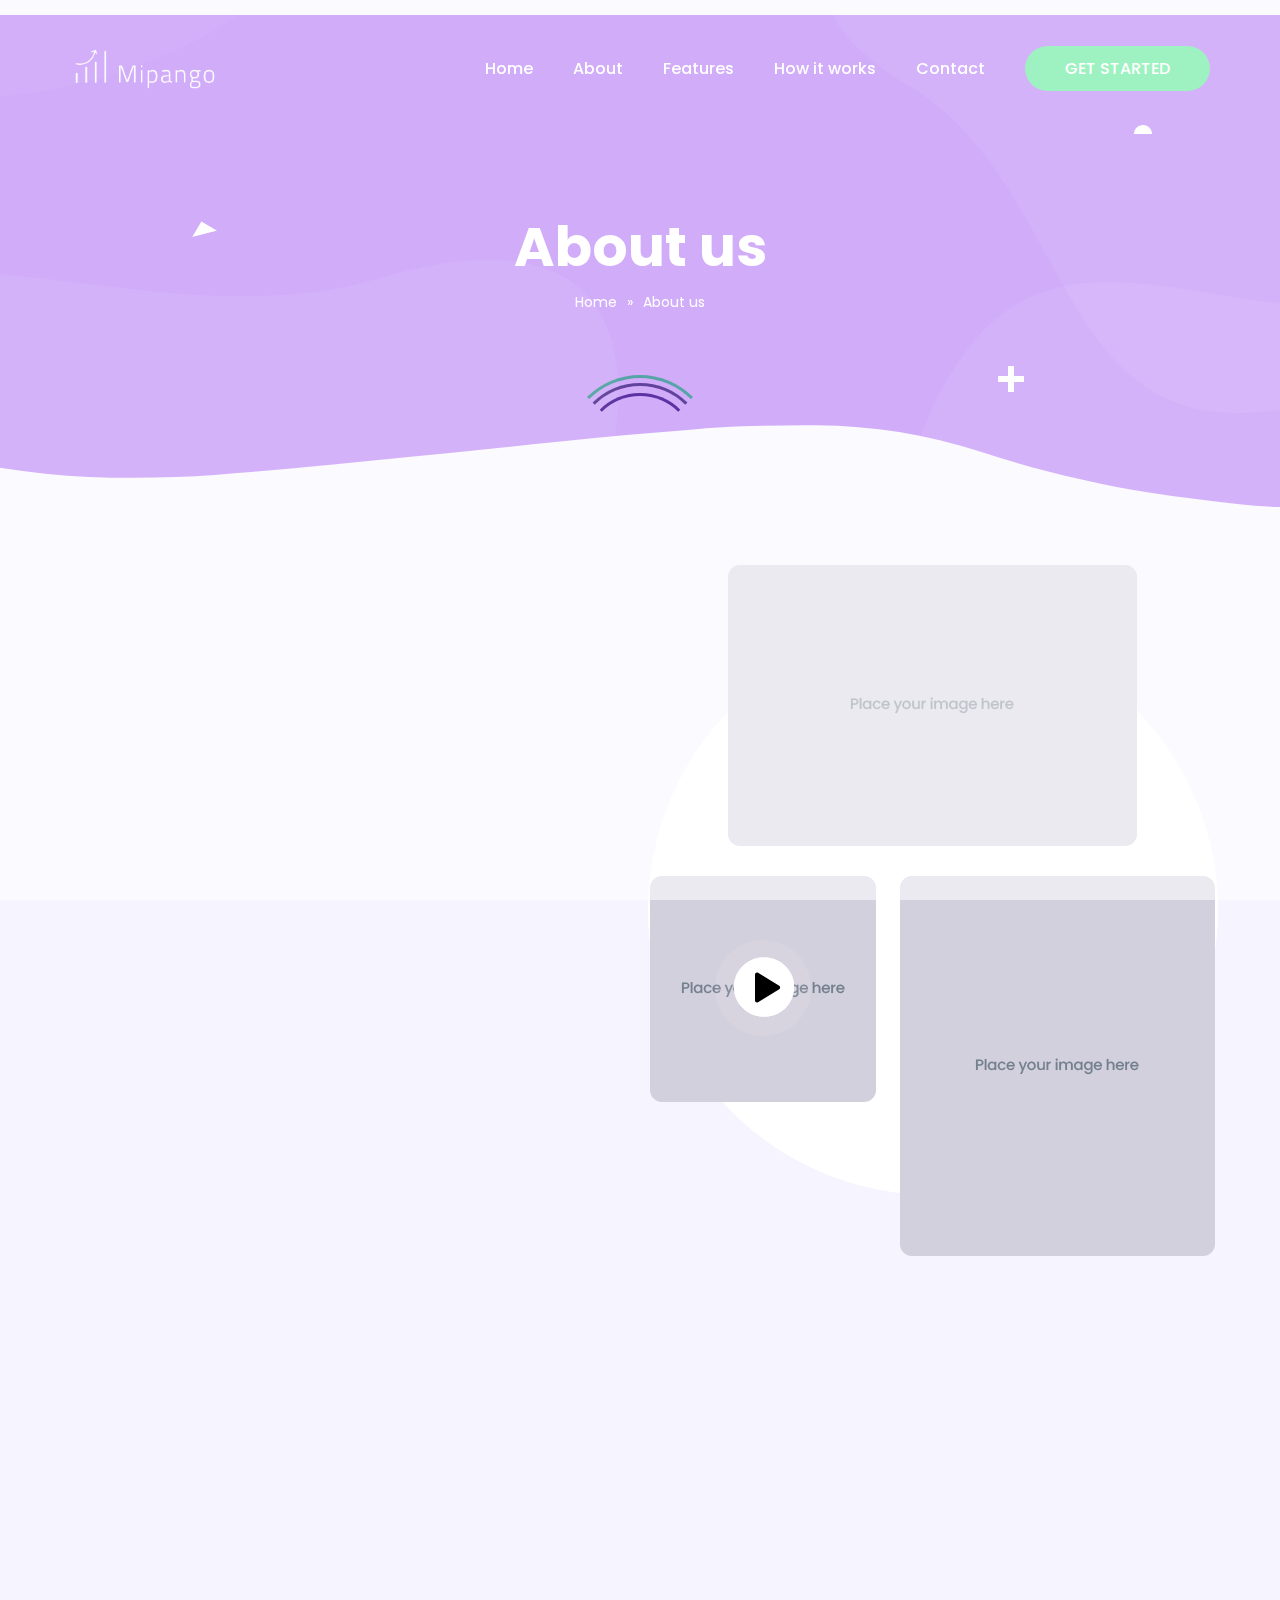
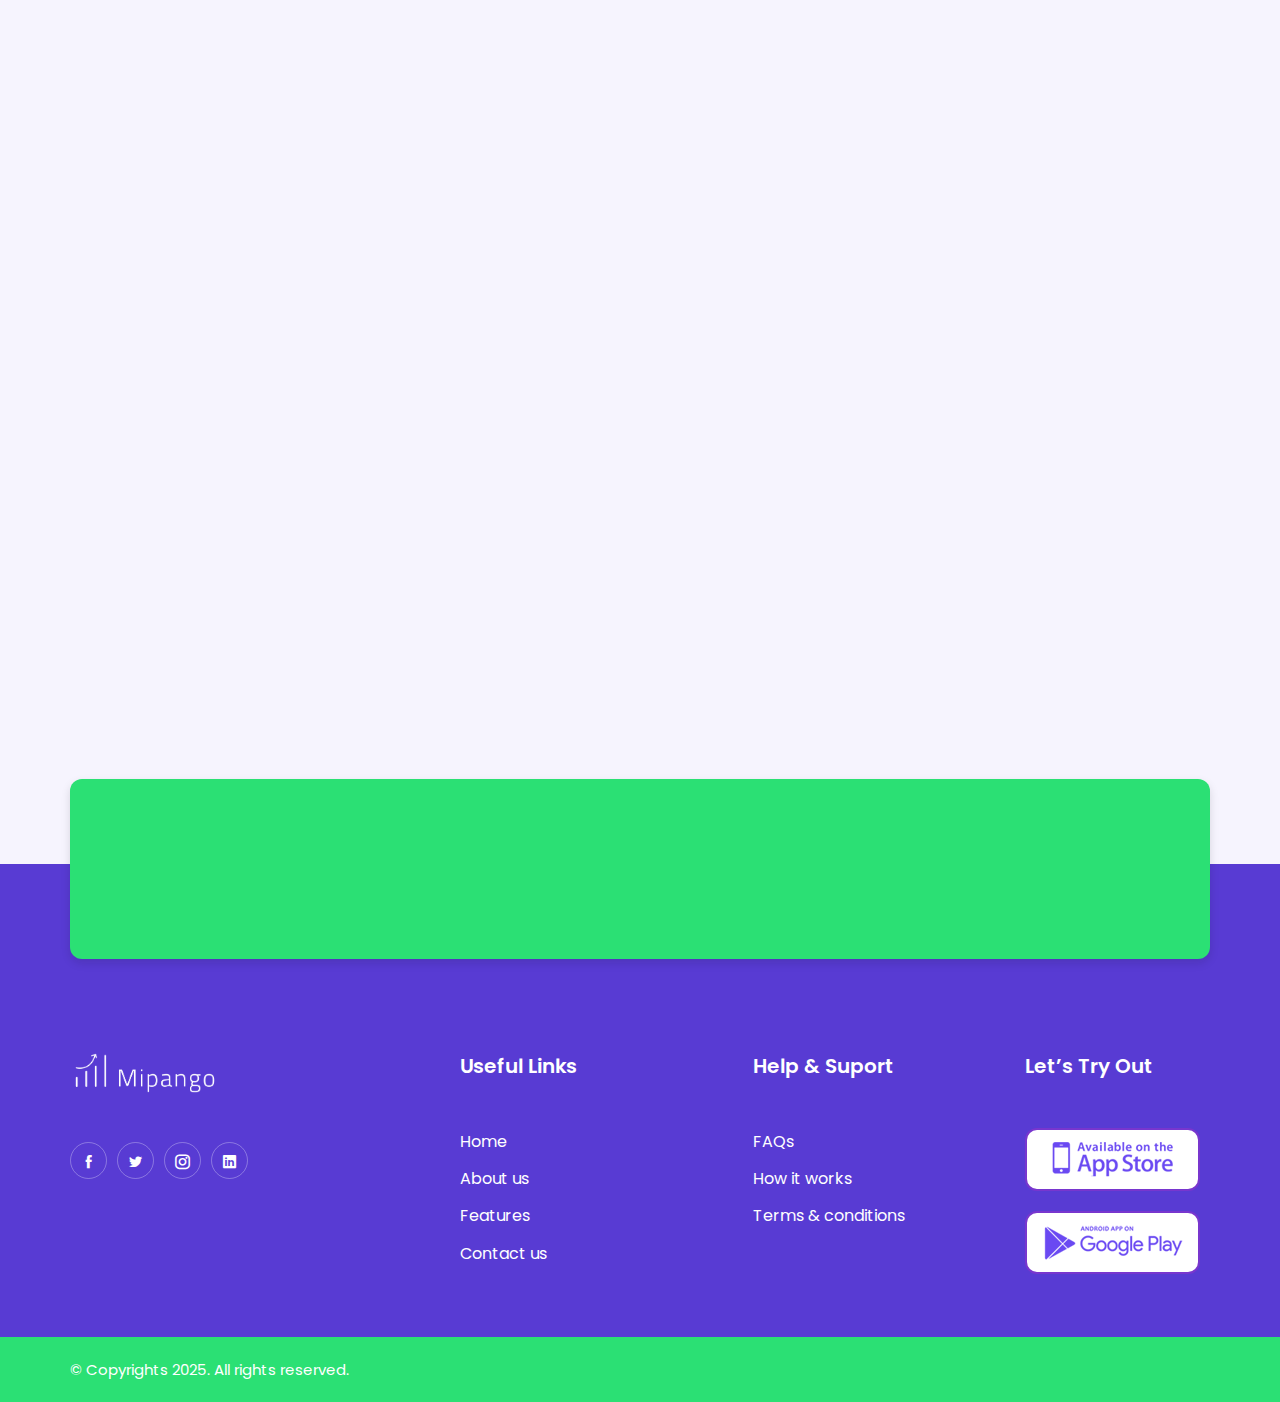
<file: about.html>
<!DOCTYPE html>
<html lang="en">

<head>

  <meta charset="UTF-8">
  <meta http-equiv="X-UA-Compatible" content="IE=edge">
  <meta name="viewport" content="width=device-width, initial-scale=1.0">
  <title>About Us</title>

  <!-- icofont-css-link -->
  <link rel="stylesheet" href="css/icofont.min.css">
  <!-- Owl-Carosal-Style-link -->
  <link rel="stylesheet" href="css/owl.carousel.min.css">
  <!-- Bootstrap-Style-link -->
  <link rel="stylesheet" href="css/bootstrap.min.css">
  <!-- Aos-Style-link -->
  <link rel="stylesheet" href="css/aos.css">
  <!-- Coustome-Style-link -->
  <link rel="stylesheet" href="css/style.css">
  <!-- Responsive-Style-link -->
  <link rel="stylesheet" href="css/responsive.css">
  <!-- Favicon -->
  <link rel="shortcut icon" href="images/favicon.png" type="image/x-icon">

</head>

<body>

  <!-- Page-wrapper-Start -->
  <div class="page_wrapper">

    <!-- Preloader -->
    <div id="preloader">
      <div id="loader"></div>
    </div>

    <!-- Header Start -->
    <header class="white_header">
      <!-- container start -->
      <div class="container">
        <!-- navigation bar -->
        <nav class="navbar navbar-expand-lg">
           <a class="navbar-brand" href="index.html">
            <img src="images/footer_logo.png" alt="image">
          </a>
          <button class="navbar-toggler" type="button" data-toggle="collapse" data-target="#navbarSupportedContent"
            aria-controls="navbarSupportedContent" aria-expanded="false" aria-label="Toggle navigation">
            <span class="navbar-toggler-icon">
              <!-- <i class="icofont-navigation-menu ico_menu"></i> -->
              <div class="toggle-wrap">
                <span class="toggle-bar"></span>
              </div>
            </span>
          </button>

          <div class="collapse navbar-collapse" id="navbarSupportedContent">
            <ul class="navbar-nav ml-auto">
              <li class="nav-item">
                <a class="nav-link" href="index.html">Home</a>
              </li>
              <li class="nav-item active">
                <a class="nav-link" href="about.html">About</a>
              </li>
              <li class="nav-item">
                <a class="nav-link" href="index.html#features">Features</a>
              </li>
              <li class="nav-item">
                <a class="nav-link" href="index.html#how_it_work">How it works</a>
              </li>
              
              
              <li class="nav-item">
                <a class="nav-link" href="contact.html">Contact</a>
              </li>
              <li class="nav-item">
                <a class="nav-link dark_btn" href="contact.html">GET STARTED</a>
              </li>
            </ul>
          </div>
        </nav>
        <!-- navigation end -->
      </div>
      <!-- container end -->
    </header>


    <!-- BredCrumb-Section -->
    <div class="bred_crumb">
      <div class="container">
        <!-- shape animation  -->
        <span class="banner_shape1"> <img src="images/banner-shape1.png" alt="image" > </span>
        <span class="banner_shape2"> <img src="images/banner-shape2.png" alt="image" > </span>
        <span class="banner_shape3"> <img src="images/banner-shape3.png" alt="image" > </span>

        <div class="bred_text">
          <h1>About us</h1>
          <ul>
            <li><a href="index.html">Home</a></li>
            <li><span>»</span></li>
            <li><a href="about.html">About us</a></li>
          </ul>
        </div>
      </div>
    </div>


    <!-- App-Solution-Section-Start -->
    <section class="row_am app_solution_section">
      <!-- container start -->
      <div class="container">
        <!-- row start -->
        <div class="row">
          <div class="col-lg-6">
            <!-- UI content -->
            <div class="app_text">
              <div class="section_title" data-aos="fade-up" data-aos-duration="1500" data-aos-delay="100">
                <h2><span>About Mipango Fintech Ltd</h2>
              </div>
              <p data-aos="fade-up" data-aos-duration="1500">
                Mipango Fintech Ltd, established in 2020, is a Tanzanian fintech company headquartered in Guinea 
                Avenue, Oysterbay, P.O. Box 33684, Dar es Salaam. The company owns the Mchezo trademark and operates 
                under approval from the Bank of Tanzania Sandbox.
              </p>
              <!-- <p data-aos="fade-up" data-aos-duration="1500">
                Standard dummy text ever since the when an unknown printer took a galley of type and scrambled it to
                make a type specien book. It has survived not only five centuries, but also the leap into electronic
                typesetting.
              </p> -->
            </div>
          </div>
          <div class="col-lg-6">
            <div class="app_images" data-aos="fade-in" data-aos-duration="1500">
              <ul>
                <li><img src="images/abt_01.png" alt=""></li>
                <li>
                  <a class="popup-youtube play-button"
                    data-url="https://www.youtube.com/embed/qVxUPt0mesM?autoplay=1&mute=1" data-toggle="modal"
                    data-target="#myModal" title="About Video">
                    <img src="images/abt_02.png" alt="">
                    <div class="waves-block">
                      <div class="waves wave-1"></div>
                      <div class="waves wave-2"></div>
                      <div class="waves wave-3"></div>
                    </div>
                    <span class="play_icon"><img src="images/play_black.png" alt="image"></span>
                  </a>
                </li>
                <li><img src="images/abt_03.png" alt=""></li>
              </ul>
            </div>
          </div>
        </div>
        <!-- row end -->
      </div>
      <!-- container end -->
    </section>
    <!-- App-Solution-Section-end -->


    <!-- Why we are section Start -->
    <!-- <section class="row_am why_we_section" data-aos="fade-in">
      <div class="why_inner">
        <div class="container">
          <div class="section_title" data-aos="fade-up" data-aos-duration="1500" data-aos-delay="100">
            <h2><span>Why we are different</span> from others!</h2>
            <p>Lorem Ipsum is simply dummy text of the printing and typese tting <br> indus orem Ipsum has beenthe standard
              dummy.</p>
          </div>
          <div class="row">
            <div class="col-md-6 col-lg-3">
              <div class="why_box" data-aos="fade-up" data-aos-duration="1500" data-aos-delay="100">
                <div class="icon">
                  <img src="images/secure.png" alt="image">
                </div>
                <div class="text">
                  <h3>Secure code</h3>
                  <p>Lorem Ipsum is simply dummy text of the printing and type
                    setting indus ideas.
                  </p>
                </div>
              </div>
            </div>
            <div class="col-md-6 col-lg-3">
              <div class="why_box" data-aos="fade-up" data-aos-duration="1500" data-aos-delay="200">
                <div class="icon">
                  <img src="images/abt_functional.png" alt="image">
                </div>
                <div class="text">
                  <h3>Fully functional</h3>
                  <p>Simply dummy text of the printing and typesetting indus lorem Ipsum is dummy.</p>
                </div>
              </div>
            </div>
            <div class="col-md-6 col-lg-3">
              <div class="why_box" data-aos="fade-up" data-aos-duration="1500" data-aos-delay="300">
                <div class="icon">
                  <img src="images/communication.png" alt="image">
                </div>
                <div class="text">
                  <h3>Best communication</h3>
                  <p>Lorem Ipsum is simply dummy text of the printing and type
                    setting indus ideas.
                  </p>
                </div>
              </div>
            </div>
            <div class="col-md-6 col-lg-3">
              <div class="why_box" data-aos="fade-up" data-aos-duration="1500" data-aos-delay="400">
                <div class="icon">
                  <img src="images/abt_support.png" alt="image">
                </div>
                <div class="text">
                  <h3>24-7 Support</h3>
                  <p>Simply dummy text of the printing and typesetting indus lorem Ipsum is dummy.</p>
                </div>
              </div>
            </div>
          </di>
        </div>
      </div>
    </section> -->




    <!--Experts Team Section Start  -->
    <section class="row_am experts_team_section">
      <div class="container">
        <div class="section_title" data-aos="fade-up" data-aos-duration="1500" data-aos-delay="100">
          <!-- h2 --> 
          <h2> Meet the <span> Team </span></h2>
          <!-- p -->
          <!-- <p>
            Lorem Ipsum is simply dummy text of the printing and typese tting <br> indus orem Ipsum has beenthe standard dummy.
          </p> -->
        </div>
        <div class="row">
          <div class="col-md-6 col-lg-3"  data-aos="fade-up" data-aos-duration="1500" data-aos-delay="100">
            <div class="experts_box">
              <img src="images/experts_01.png" alt="image">
              <div class="text">
                <h3>Lilian Makoi </h3>
                <span>Co-Founder & CEO</span>
                <ul class="social_media">
                  <li><a href="https://web.facebook.com/fynchery"><i class="icofont-facebook"></i></a></li>
                  <li><a href="https://twitter.com/lilly_makoi?lang=en"><i class="icofont-twitter"></i></a></li>
                  <li><a href="https://instagram.com/lilly.makoi?igshid=1ug8l6xcqgl9b"><i class="icofont-instagram"></i></a></li>
                  <li><a href="https://www.linkedin.com/in/lilian-makoi-rabi-b7ab0447/"><i class="icofont-linkedin"></i></a></li>
                </ul>
              </div>
            </div>
          </div>
          <div class="col-md-6 col-lg-3"  data-aos="fade-up" data-aos-duration="1500" data-aos-delay="200">
            <div class="experts_box">
              <img src="images/experts_02.png" alt="image">
              <div class="text">
                <h3>Agness Mollel</h3>
                <span>Co-Founder & COO</span> 
                <ul class="social_media">
                  <li><a href="https://web.facebook.com/agness.mollel"><i class="icofont-facebook"></i></a></li>
                  <li><a href="https://www.linkedin.com/in/agness-mollel-210364a4/"><i class="icofont-linkedin"></i></a></li>
                  <li><a href="https://www.instagram.com/loulou_molly/?hl=en"><i class="icofont-instagram"></i></a></li>
                </ul>
              </div>
            </div>
          </div>
          <div class="col-md-6 col-lg-3"  data-aos="fade-up" data-aos-duration="1500" data-aos-delay="400">
            <div class="experts_box">
              <img src="images/experts_04.png" alt="image">
              <div class="text">
                <h3>Chris Rabi</h3>
                <span>Co-Founder & CFO</span>
                <ul class="social_media">
                  <li><a href="https://web.facebook.com/chris.rabi"><i class="icofont-facebook"></i></a></li>
                  <li><a href="https://www.linkedin.com/in/chris-rabi-a15b3368/"><i class="icofont-linkedin"></i></a></li>
                  <li><a href="https://www.linkedin.com/in/chris-rabi-a15b3368/"><i class="icofont-instagram"></i></a></li>
                </ul>
              </div>
            </div>
          </div>
          <div class="col-md-6 col-lg-3"  data-aos="fade-up" data-aos-duration="1500" data-aos-delay="300">
            <div class="experts_box">
              <img src="images/experts_03.png" alt="image">
              <div class="text">
                <h3>Nick Ngolongolo </h3>
                <span>CTO </span>
                <ul class="social_media">
                  <li><a href="https://web.facebook.com/nicholaus.ngolongolo.1"><i class="icofont-facebook"></i></a></li>
                  <li><a href="https://www.linkedin.com/in/nicholaus-w-ngolongolo-2b3b0b76/"><i class="icofont-linkedin"></i></a></li>
                  <li><a href="https://www.instagram.com/nicholausngolongolo/"><i class="icofont-instagram"></i></a></li>
                </ul>
              </div>
            </div>
          </div>
        </div>
      </div>
    </section>


    <!-- Query Section Start -->
    <section class="row_am query_section">
      <div class="query_inner" data-aos="fade-in" data-aos-duration="1500">
          <div class="container">
            <!-- shape animation  -->
            <span class="banner_shape1"> <img src="images/banner-shape1.png" alt="image" > </span>
            <span class="banner_shape2"> <img src="images/banner-shape2.png" alt="image" > </span>
            <span class="banner_shape3"> <img src="images/banner-shape3.png" alt="image" > </span>
        
              <div class="section_title">
                  <h2>Have any query about ?</h2>
                  <!-- <p>Lorem Ipsum is simply dummy text of the printing and typese tting <br> indus orem Ipsum has beenthe standard dummy.</p> -->
              </div>
              <a href="contact.html" class="btn white_btn">CONTACT US NOW</a>
          </div>
      </div>
    </section>



    <!-- News-Letter-Section-Start -->
    <section class="newsletter_section">
      <!-- container start -->
      <div class="container">
        <div class="newsletter_box">
          <div class="section_title" data-aos="fade-in" data-aos-duration="1500" data-aos-delay="100">
            <!-- h2 -->
            <h2>Subscribe newsletter</h2>
            <!-- p -->
            <p>Be the first to recieve all latest post in your inbox</p>
          </div>
          <form action="" data-aos="fade-in" data-aos-duration="1500" data-aos-delay="100">
            <div class="form-group">
              <input type="email" class="form-control" placeholder="Enter your email">
            </div>
            <div class="form-group">
              <button class="btn">SUBMIT</button>
            </div>
          </form>
        </div>
      </div>
      <!-- container end -->
    </section>
    <!-- News-Letter-Section-end -->


    <!-- Footer-Section start -->
    <footer>
      <div class="top_footer" id="contact">
        <!-- animation line -->
        <div class="anim_line dark_bg">
          <span><img src="images/anim_line.png" alt="anim_line"></span>
          <span><img src="images/anim_line.png" alt="anim_line"></span>
          <span><img src="images/anim_line.png" alt="anim_line"></span>
          <span><img src="images/anim_line.png" alt="anim_line"></span>
          <span><img src="images/anim_line.png" alt="anim_line"></span>
          <span><img src="images/anim_line.png" alt="anim_line"></span>
          <span><img src="images/anim_line.png" alt="anim_line"></span>
          <span><img src="images/anim_line.png" alt="anim_line"></span>
          <span><img src="images/anim_line.png" alt="anim_line"></span>
        </div>
          <!-- container start -->
          <div class="container">
            <!-- row start -->
            <div class="row">
                <!-- footer link 1 -->
                <div class="col-lg-4 col-md-6 col-12">
                    <div class="abt_side">
                      <div class="logo"> <img src="images/footer_logo.png" alt="image" ></div>
                      <ul>
                        <!-- <li><a href="#">support@example.com</a></li>
                        <li><a href="#">+1-900-123 4567</a></li> -->
                      </ul>
                      <ul class="social_media">
                          <li><a href="https://web.facebook.com/mipangoapp/"><i class="icofont-facebook"></i></a></li>
                          <li><a href="https://twitter.com/Mipango_App"><i class="icofont-twitter"></i></a></li>
                          <li><a href="https://www.instagram.com/mipangoapp/"><i class="icofont-instagram"></i></a></li>
                          <li><a href="https://www.linkedin.com/company/mipangoapp/"><i class="icofont-linkedin"></i></a></li>
                      </ul>
                    </div>
                </div>

                <!-- footer link 2 -->
                <div class="col-lg-3 col-md-6 col-12">
                    <div class="links">
                      <h3>Useful Links</h3>
                        <ul>
                          <li><a href="index.html">Home</a></li>
                          <li><a href="about.html">About us</a></li>
                          <li><a href="index.html#features">Features</a></li>
                          <li><a href="contact.html">Contact us</a></li>
                        </ul>
                    </div>
                </div>

                <!-- footer link 3 -->
                <div class="col-lg-3 col-md-6 col-12">
                  <div class="links">
                    <h3>Help & Suport</h3>
                      <ul>
                        <li><a href="index.html#faqsection">FAQs</a></li>
                        <li><a href="index.html#how_it_work">How it works</a></li>
                        <li><a href="terms.html">Terms & conditions</a></li>
                      </ul>
                  </div>
                </div>

                <!-- footer link 4 -->
                <div class="col-lg-2 col-md-6 col-12">
                  <div class="try_out">
                      <h3>Let’s Try Out</h3>
                      <ul class="app_btn">
                        <li>
                          <a href="#">
                            <img src="images/appstore_blue.png" alt="image" >
                          </a>
                        </li>
                        <li>
                          <a href="#">
                            <img src="images/googleplay_blue.png" alt="image" >
                          </a>
                        </li>
                      </ul>
                  </div>
                </div>
            </div>
            <!-- row end -->
        </div>
        <!-- container end -->
      </div>

      <!-- last footer -->
      <div class="bottom_footer">
        <!-- container start -->
          <div class="container">
            <!-- row start -->
            <div class="row">
              <div class="col-md-6">
                <p>© Copyrights 2025. All rights reserved.</p>
              </div>
              <div class="col-md-6">
                <!-- <p class="developer_text">Designed & developed by <a href="https://fiqra,io" target="blank">Fiqra Technologies</a></p> -->
              </div>
            </div>
          <!-- row end -->
          </div>
          <!-- container end -->
      </div>

      <!-- go top button -->
      <div class="go_top">
          <span><img src="images/go_top.png" alt="image" ></span>
      </div>
  </footer>
  <!-- Footer-Section end -->

    <!-- VIDEO MODAL -->
    <div class="modal fade youtube-video" id="myModal" tabindex="-1" role="dialog" aria-labelledby="myModalLabel">
      <div class="modal-dialog" role="document">
        <div class="modal-content">
          <button id="close-video" type="button" class="button btn btn-default text-right" data-dismiss="modal">
            <i class="icofont-close-line-circled"></i>
          </button>
          <div class="modal-body">
            <div id="video-container" class="video-container">
              <iframe id="youtubevideo" src="" width="640" height="360" frameborder="0" allowfullscreen></iframe>
            </div>
          </div>
          <div class="modal-footer">
          </div>
        </div>
      </div>
    </div>


  </div>
  <!-- Page-wrapper-End -->

  <!-- Jquery-js-Link -->
  <script src="js/jquery.js"></script>
  <!-- owl-js-Link -->
  <script src="js/owl.carousel.min.js"></script>
  <!-- bootstrap-js-Link -->
  <script src="js/bootstrap.min.js"></script>
  <!-- aos-js-Link -->
  <script src="js/aos.js"></script>
  <!-- main-js-Link -->
  <script src="js/main.js"></script>

</body>

</html>
</file>
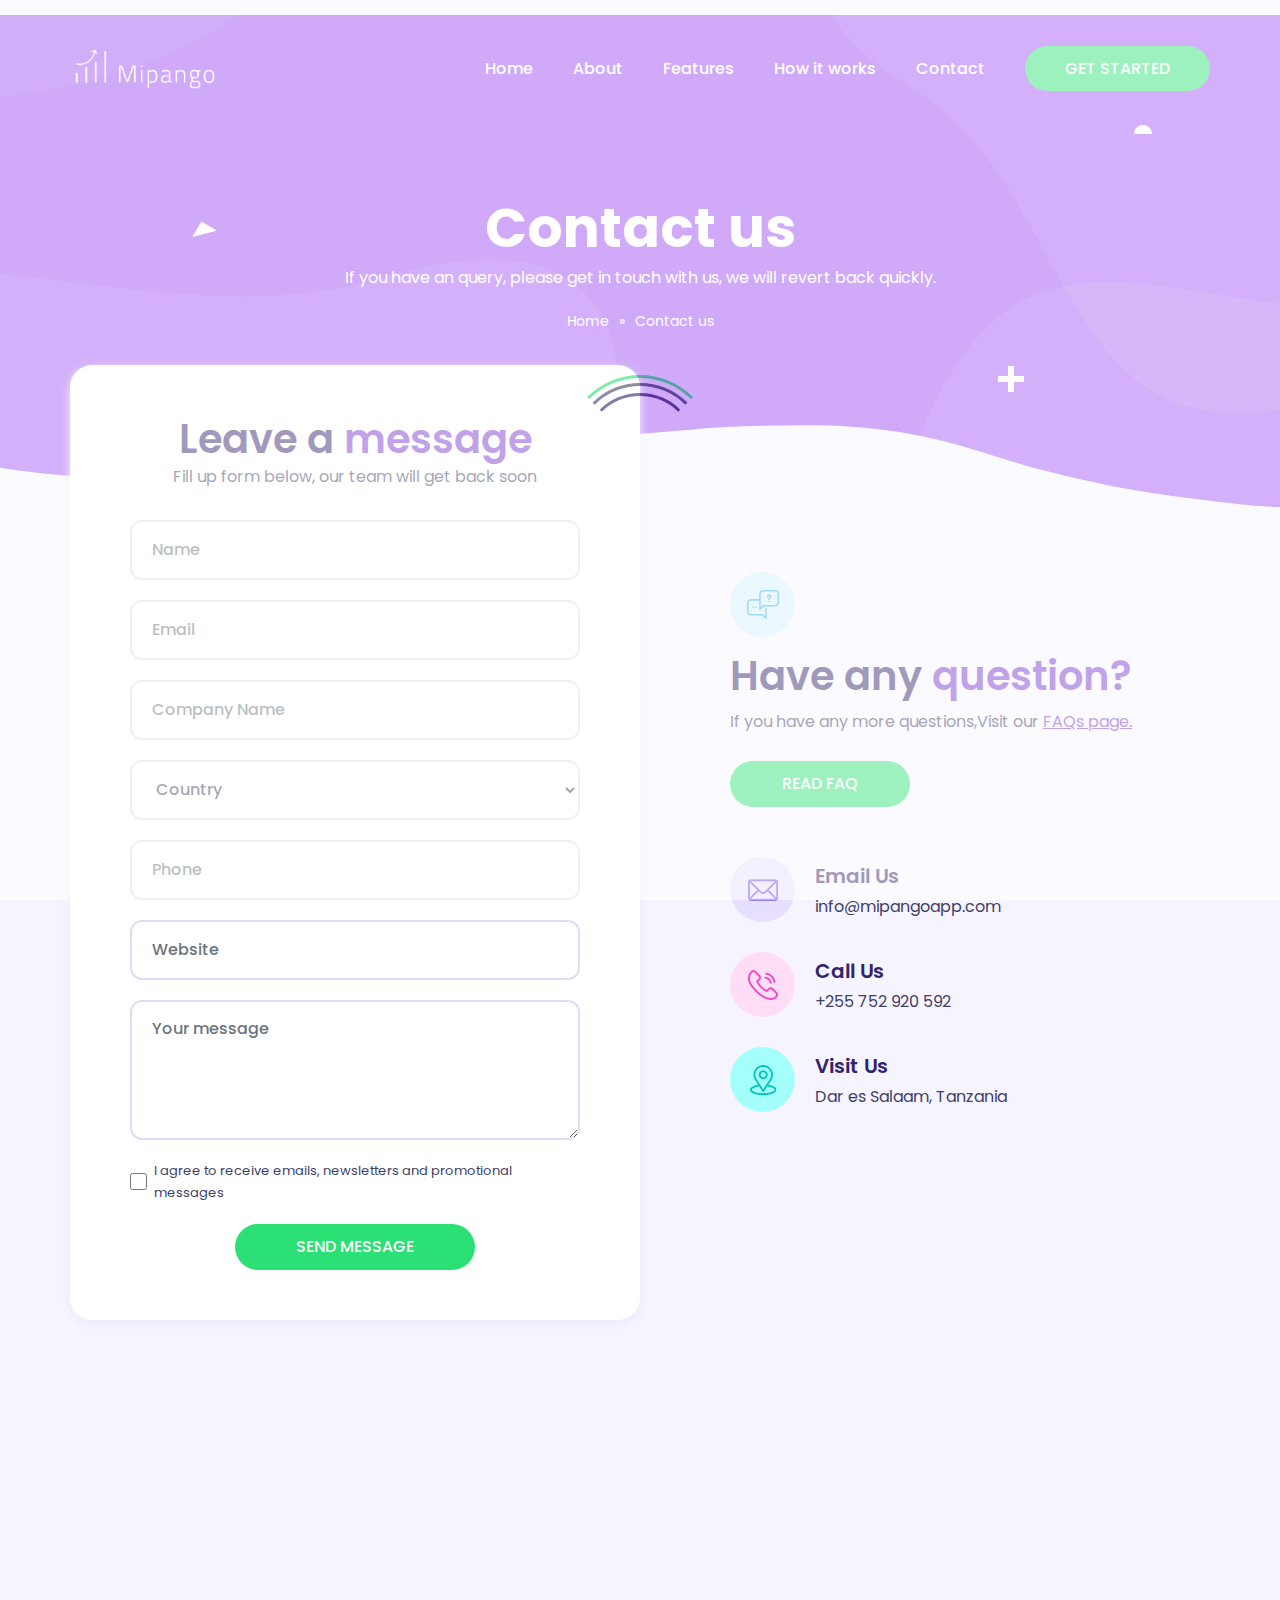
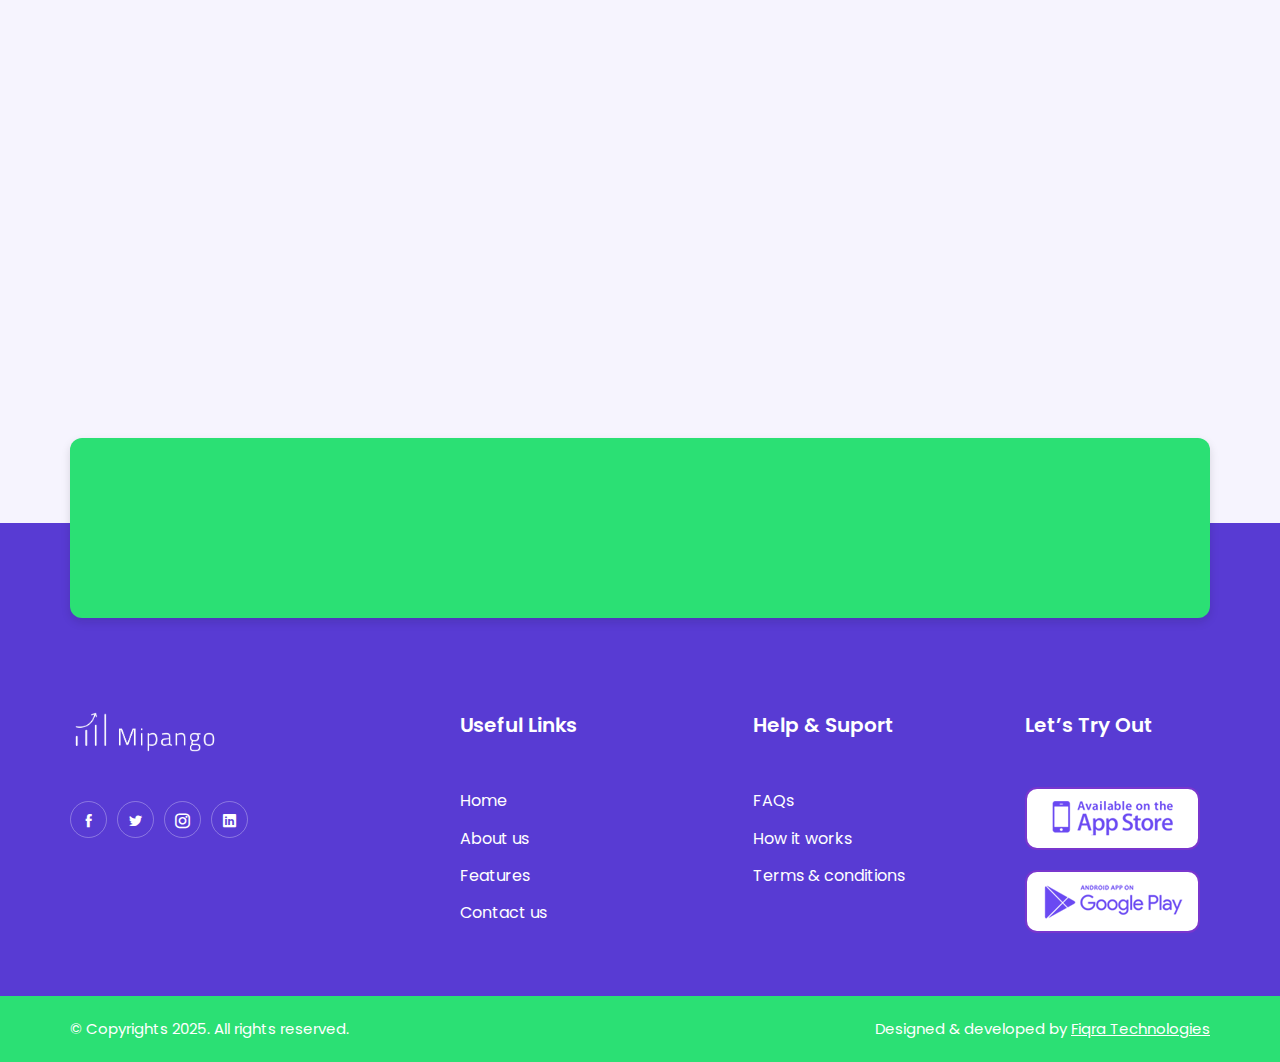
<file: contact.html>
<!DOCTYPE html>
<html lang="en">

<head>

  <meta charset="UTF-8">
  <meta http-equiv="X-UA-Compatible" content="IE=edge">
  <meta name="viewport" content="width=device-width, initial-scale=1.0">
  <title>Contact us</title>

  <!-- icofont-css-link -->
  <link rel="stylesheet" href="css/icofont.min.css">
  <!-- Owl-Carosal-Style-link -->
  <link rel="stylesheet" href="css/owl.carousel.min.css">
  <!-- Bootstrap-Style-link -->
  <link rel="stylesheet" href="css/bootstrap.min.css">
  <!-- Aos-Style-link -->
  <link rel="stylesheet" href="css/aos.css">
  <!-- Coustome-Style-link -->
  <link rel="stylesheet" href="css/style.css">
  <!-- Responsive-Style-link -->
  <link rel="stylesheet" href="css/responsive.css">
  <!-- Favicon -->
  <link rel="shortcut icon" href="images/favicon.png" type="image/x-icon">

</head>

<body>

  <!-- Page-wrapper-Start -->
  <div class="page_wrapper">

    <!-- Preloader -->
    <div id="preloader">
      <div id="loader"></div>
    </div>

    <!-- Header Start -->
    <header class="white_header">
      <!-- container start -->
      <div class="container">
        <!-- navigation bar -->
        <nav class="navbar navbar-expand-lg">
           <a class="navbar-brand" href="index.html">
            <img src="images/footer_logo.png" alt="image">
          </a>
          <button class="navbar-toggler" type="button" data-toggle="collapse" data-target="#navbarSupportedContent"
            aria-controls="navbarSupportedContent" aria-expanded="false" aria-label="Toggle navigation">
            <span class="navbar-toggler-icon">
              <i class="icofont-navigation-menu ico_menu"></i>
              <div class="toggle-wrap">
                <span class="toggle-bar"></span>
              </div>
            </span>
          </button>

          <div class="collapse navbar-collapse" id="navbarSupportedContent">
            <ul class="navbar-nav ml-auto">
              <li class="nav-item">
                <a class="nav-link" href="index.html">Home</a>
              </li>
              <li class="nav-item active">
                <a class="nav-link" href="about.html">About</a>
              </li>
              <li class="nav-item">
                <a class="nav-link" href="index.html#features">Features</a>
              </li>
              <li class="nav-item">
                <a class="nav-link" href="index.html#how_it_work">How it works</a>
              </li>
              
              <li class="nav-item">
                <a class="nav-link" href="contact.html">Contact</a>
              </li>
              <li class="nav-item">
                <a class="nav-link dark_btn" href="contact.html">GET STARTED</a>
              </li>
            </ul>
          </div>
        </nav>
        <!-- navigation end -->
      </div>
      <!-- container end -->
    </header>


    <!-- BredCrumb-Section -->
    <div class="bred_crumb">
      <div class="container">
        <!-- shape animation  -->
        <span class="banner_shape1"> <img src="images/banner-shape1.png" alt="image" > </span>
        <span class="banner_shape2"> <img src="images/banner-shape2.png" alt="image" > </span>
        <span class="banner_shape3"> <img src="images/banner-shape3.png" alt="image" > </span>
        
        <div class="bred_text">
          <h1>Contact us</h1>
          <p>If you have an query, please get in touch with us, we will revert back quickly.</p>
          <ul>
            <li><a href="index.html">Home</a></li>
            <li><span>»</span></li>
            <li><a href="contact.html">Contact us</a></li>
          </ul>
        </div>
      </div>
    </div>  
    

    <!-- Contact Us Section Start -->
    <section class="contact_page_section">
      <div class="container">
          <div class="contact_inner">
              <div class="contact_form">
                <div class="section_title">
                    <h2>Leave a <span>message</span></h2>
                    <p>Fill up form below, our team will get back soon</p>
                </div>
                  <form action="">
                    <div class="form-group">
                        <input type="text" placeholder="Name" class="form-control">
                    </div>
                    <div class="form-group">
                        <input type="email" placeholder="Email" class="form-control">
                    </div>
                    <div class="form-group">
                        <input type="text" placeholder="Company Name" class="form-control">
                    </div>
                    <div class="form-group">
                        <select class="form-control">
                          <option value="">Country</option>
                        </select>
                    </div>
                    <div class="form-group">
                        <input type="text" placeholder="Phone" class="form-control">
                    </div>
                    <div class="form-group">
                        <input type="text" placeholder="Website" class="form-control">
                    </div>
                    <div class="form-group">
                        <textarea class="form-control" placeholder="Your message"></textarea>
                    </div>
                    <div class="form-group term_check">
                      <input type="checkbox" id="term">
                      <label for="term">I agree to receive emails, newsletters and promotional messages</label>
                    </div>
                    <div class="form-group mb-0">
                      <button type="submit" class="btn puprple_btn">SEND MESSAGE</button>
                    </div>
                  </form>
              </div>
              <div class="contact_info">
                  <div class="icon"><img src="images/contact_message_icon.png" alt="image"></div>
                  <div class="section_title">
                    <h2>Have any <span>question?</span></h2>
                    <p>If you have any more questions,Visit our <a href="#">FAQs page.</a></p>
                  </div>
                  <a href="#" class="btn puprple_btn">READ FAQ</a>
                  <ul class="contact_info_list">
                    <li>
                      <div class="img">
                        <img src="images/mail_icon.png" alt="image">
                      </div>
                      <div class="text">
                        <span>Email Us</span>
                        <a href="mailto:info@mipangoapp.com">info@mipangoapp.com</a>
                      </div>
                    </li>
                    <li>
                      <div class="img">
                        <img src="images/call_icon.png" alt="image">
                      </div>
                      <div class="text">
                        <span>Call Us</span>
                        <a href="tel:+255752920592">+255 752 920 592</a>
                      </div>
                    </li>
                    <li>
                      <div class="img">
                        <img src="images/location_icon.png" alt="image">
                      </div>
                      <div class="text">
                        <span>Visit Us</span>
                        <p>Dar es Salaam, Tanzania</p>
                      </div>
                    </li>
                  </ul>
              </div>
          </div>
      </div>
    </section>
    <!-- Contact Us Section End -->


    <!-- Map Section Start -->
    <section class="row_am map_section">
      <div class="container">
          <div class="map_inner">
            <iframe src="https://maps.google.com/maps?width=100%25&amp;height=600&amp;hl=en&amp;q=Guinea%20Avenue%20Oysterbay%20Dar%20es%20Salaam%20TZ,%2033684+(MipangoApp)&amp;t=&amp;z=14&amp;ie=UTF8&amp;iwloc=B&amp;output=embed" width="100%" height="510" style="border:0;" allowfullscreen="" loading="lazy" referrerpolicy="no-referrer-when-downgrade"><a href="https://www.gps.ie/collections/drones/">gps drone</a></iframe>
          </div>
      </div>
    </section>
    <!-- Map Section End -->


    <!-- News-Letter-Section-Start -->
    <section class="newsletter_section">
      <!-- container start -->
      <div class="container">
        <div class="newsletter_box">
          <div class="section_title" data-aos="fade-in" data-aos-duration="1500" data-aos-delay="100">
            <!-- h2 -->
            <h2>Subscribe newsletter</h2>
            <!-- p -->
            <p>Be the first to recieve all latest post in your inbox</p>
          </div>
          <form action="" data-aos="fade-in" data-aos-duration="1500" data-aos-delay="100">
            <div class="form-group">
              <input type="email" class="form-control" placeholder="Enter your email">
            </div>
            <div class="form-group">
              <button class="btn">SUBMIT</button>
            </div>
          </form>
        </div>
      </div>
      <!-- container end -->
    </section>
    <!-- News-Letter-Section-end -->


    <!-- Footer-Section start -->
    <footer>
      <div class="top_footer" id="contact">
        <!-- animation line -->
        <div class="anim_line dark_bg">
          <span><img src="images/anim_line.png" alt="anim_line"></span>
          <span><img src="images/anim_line.png" alt="anim_line"></span>
          <span><img src="images/anim_line.png" alt="anim_line"></span>
          <span><img src="images/anim_line.png" alt="anim_line"></span>
          <span><img src="images/anim_line.png" alt="anim_line"></span>
          <span><img src="images/anim_line.png" alt="anim_line"></span>
          <span><img src="images/anim_line.png" alt="anim_line"></span>
          <span><img src="images/anim_line.png" alt="anim_line"></span>
          <span><img src="images/anim_line.png" alt="anim_line"></span>
        </div>
          <!-- container start -->
          <div class="container">
            <!-- row start -->
            <div class="row">
                <!-- footer link 1 -->
                <div class="col-lg-4 col-md-6 col-12">
                    <div class="abt_side">
                      <div class="logo"> <img src="images/footer_logo.png" alt="image" ></div>
                      <ul>
                        <!-- <li><a href="#">support@example.com</a></li>
                        <li><a href="#">+1-900-123 4567</a></li> -->
                      </ul>
                      <ul class="social_media">
                          <li><a href="https://web.facebook.com/mipangoapp/"><i class="icofont-facebook"></i></a></li>
                          <li><a href="https://twitter.com/Mipango_App"><i class="icofont-twitter"></i></a></li>
                          <li><a href="https://www.instagram.com/mipangoapp/"><i class="icofont-instagram"></i></a></li>
                          <li><a href="https://www.linkedin.com/company/mipangoapp/"><i class="icofont-linkedin"></i></a></li>
                      </ul>
                    </div>
                </div>

                <!-- footer link 2 -->
                <div class="col-lg-3 col-md-6 col-12">
                    <div class="links">
                      <h3>Useful Links</h3>
                        <ul>
                          <li><a href="index.html">Home</a></li>
                          <li><a href="about.html">About us</a></li>
                          <li><a href="index.html#features">Features</a></li>
                          <li><a href="contact.html">Contact us</a></li>
                        </ul>
                    </div>
                </div>

                <!-- footer link 3 -->
                <div class="col-lg-3 col-md-6 col-12">
                  <div class="links">
                    <h3>Help & Suport</h3>
                      <ul>
                        <li><a href="index.html#faqsection">FAQs</a></li>
                        <li><a href="index.html#how_it_work">How it works</a></li>
                        <li><a href="terms.html">Terms & conditions</a></li>
                      </ul>
                  </div>
                </div>

                <!-- footer link 4 -->
                <div class="col-lg-2 col-md-6 col-12">
                  <div class="try_out">
                      <h3>Let’s Try Out</h3>
                      <ul class="app_btn">
                        <li>
                          <a href="#">
                            <img src="images/appstore_blue.png" alt="image" >
                          </a>
                        </li>
                        <li>
                          <a href="#">
                            <img src="images/googleplay_blue.png" alt="image" >
                          </a>
                        </li>
                      </ul>
                  </div>
                </div>
            </div>
            <!-- row end -->
        </div>
        <!-- container end -->
      </div>

      <!-- last footer -->
      <div class="bottom_footer">
        <!-- container start -->
          <div class="container">
            <!-- row start -->
            <div class="row">
              <div class="col-md-6">
                <p>© Copyrights 2025. All rights reserved.</p>
              </div>
              <div class="col-md-6">
                <p class="developer_text">Designed & developed by <a href="https://fiqra,io" target="blank">Fiqra Technologies</a></p>
              </div>
            </div>
          <!-- row end -->
          </div>
          <!-- container end -->
      </div>

      <!-- go top button -->
      <div class="go_top">
          <span><img src="images/go_top.png" alt="image" ></span>
      </div>
  </footer>
  <!-- Footer-Section end -->
    
  </div>
  <!-- Page-wrapper-End -->

  <!-- Jquery-js-Link -->
  <script src="js/jquery.js"></script>
  <!-- owl-js-Link -->
  <script src="js/owl.carousel.min.js"></script>
  <!-- bootstrap-js-Link -->
  <script src="js/bootstrap.min.js"></script>
  <!-- aos-js-Link -->
  <script src="js/aos.js"></script>
  <!-- main-js-Link -->
  <script src="js/main.js"></script>

</body>

</html>
</file>
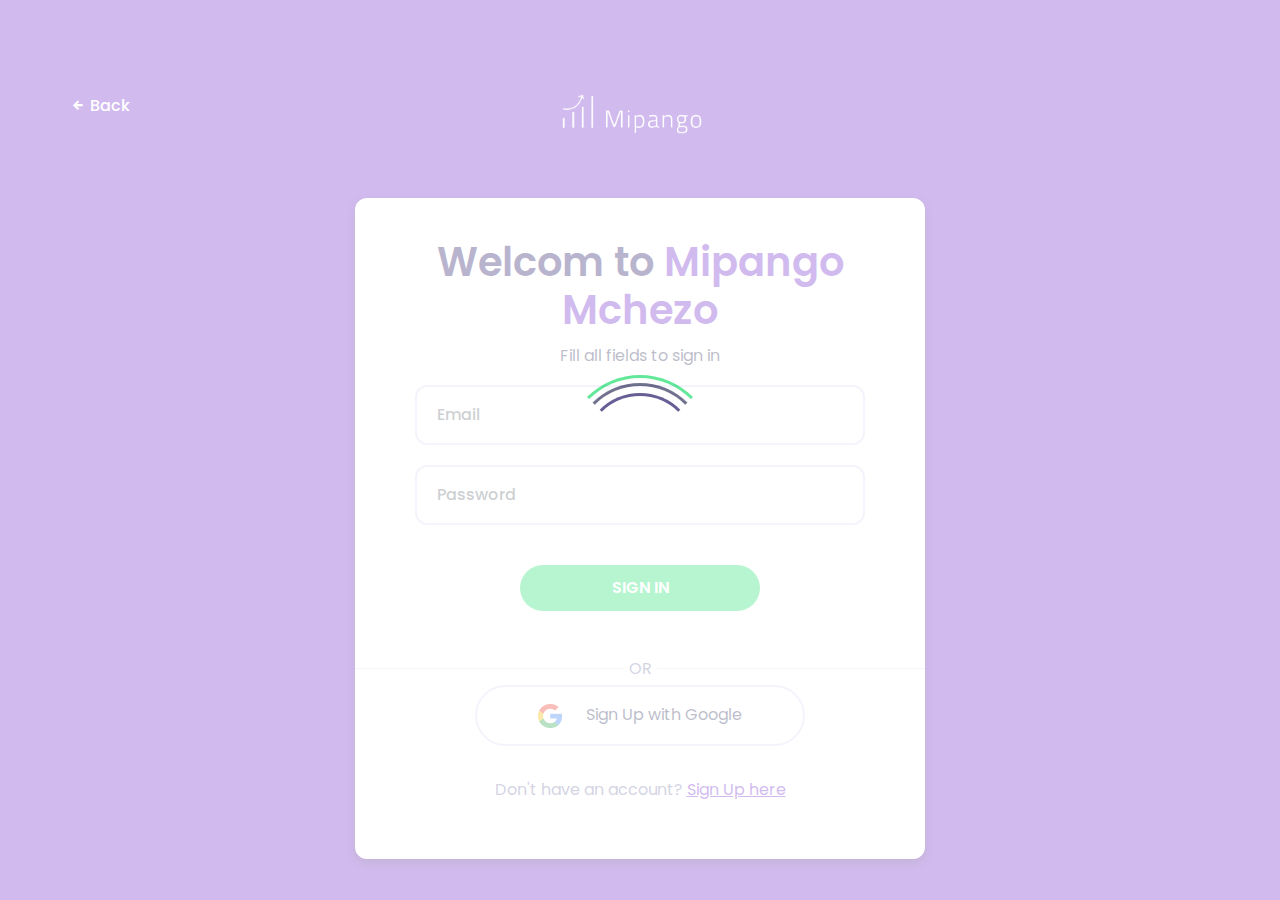
<file: sign-in.html>
<!DOCTYPE html>
<html lang="en">

<head>

  <meta charset="UTF-8">
  <meta http-equiv="X-UA-Compatible" content="IE=edge">
  <meta name="viewport" content="width=device-width, initial-scale=1.0">
  <title>Sign In</title>

  <!-- icofont-css-link -->
  <link rel="stylesheet" href="css/icofont.min.css">
  <!-- Bootstrap-Style-link -->
  <link rel="stylesheet" href="css/bootstrap.min.css">
  <!-- Aos-Style-link -->
  <link rel="stylesheet" href="css/aos.css">
  <!-- Coustome-Style-link -->
  <link rel="stylesheet" href="css/style.css">
  <!-- Responsive-Style-link -->
  <link rel="stylesheet" href="css/responsive.css">
  <!-- Favicon -->
  <link rel="shortcut icon" href="images/favicon.png" type="image/x-icon">

</head>

<body>

  <!-- Page-wrapper-Start -->
  <div class="page_wrapper">

    <!-- Preloader -->
    <div id="preloader">
      <div id="loader"></div>
    </div>

    <div class="full_bg">

      <div class="container">
         <section class="signup_section">

          <div class="top_part">
            <a href="index.html" class="back_btn"><i class="icofont-arrow-left"></i> Back</a>
            <a class="navbar-brand" href="#">
              <img src="images/footer_logo.png" alt="image">
            </a>
          </div>
  
          <!-- Comment Form Section -->
          <div class="signup_form">
            <div class="section_title">
              <h2> Welcom to <span>Mipango Mchezo</span> </h2>
              <p>Fill all fields to sign in</p>
            </div>
            <form action="">
              <div class="form-group">
                <input type="email" class="form-control" placeholder="Email">
              </div>
              <div class="form-group">
                <input type="password" class="form-control" placeholder="Password">
              </div>
              <div class="form-group">
                <button class="btn puprple_btn" type="submit">SIGN IN</button>
              </div>
            </form>
            <p class="or_block">
              <span>OR</span>
            </p>
           <div class="or_option">
              <a href="#" class="btn google_btn"><img src="images/google.png" alt="image"> <span>Sign Up with Google</span> </a>
              <p>Don't have an account? <a href="sign-up.html">Sign Up here</a></p>
           </div>
          </div>
         </section>
      </div>
      
    </div>



  </div>
  <!-- Page-wrapper-End -->

  <!-- Jquery-js-Link -->
  <script src="js/jquery.js"></script>
  <!-- bootstrap-js-Link -->
  <script src="js/bootstrap.min.js"></script>
  <!-- aos-js-Link -->
  <script src="js/aos.js"></script>
  <!-- main-js-Link -->
  <script src="js/main.js"></script>

</body>

</html>
</file>
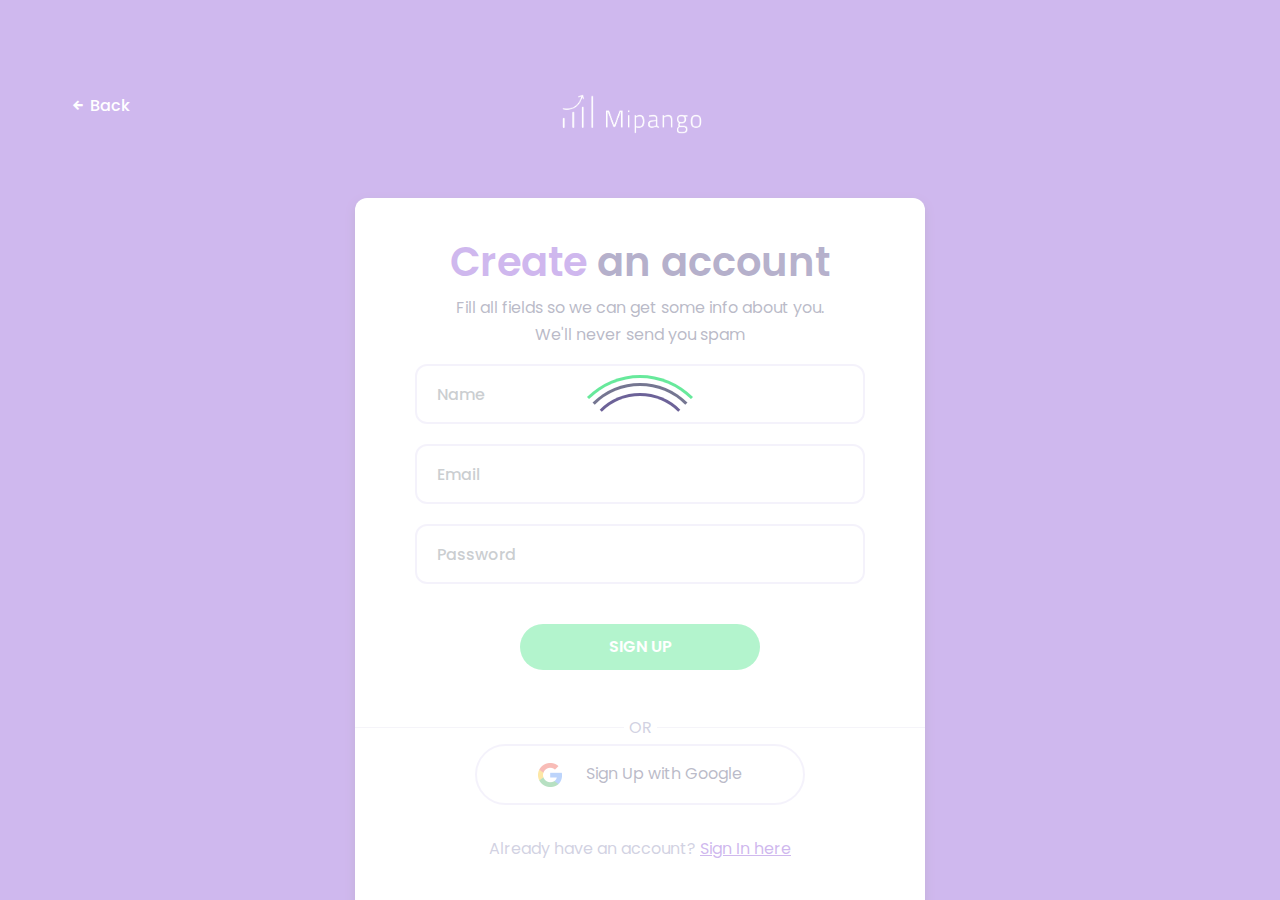
<file: sign-up.html>
<!DOCTYPE html>
<html lang="en">

<head>

  <meta charset="UTF-8">
  <meta http-equiv="X-UA-Compatible" content="IE=edge">
  <meta name="viewport" content="width=device-width, initial-scale=1.0">
  <title>Sign up</title>

  <!-- icofont-css-link -->
  <link rel="stylesheet" href="css/icofont.min.css">
  <!-- Bootstrap-Style-link -->
  <link rel="stylesheet" href="css/bootstrap.min.css">
  <!-- Aos-Style-link -->
  <link rel="stylesheet" href="css/aos.css">
  <!-- Coustome-Style-link -->
  <link rel="stylesheet" href="css/style.css">
  <!-- Responsive-Style-link -->
  <link rel="stylesheet" href="css/responsive.css">
  <!-- Favicon -->
  <link rel="shortcut icon" href="images/favicon.png" type="image/x-icon">

</head>

<body>

  <!-- Page-wrapper-Start -->
  <div class="page_wrapper">

    <!-- Preloader -->
    <div id="preloader">
      <div id="loader"></div>
    </div>

    <div class="full_bg">

      <div class="container">
         <section class="signup_section">

          <div class="top_part">
            <a href="index.html" class="back_btn"><i class="icofont-arrow-left"></i> Back</a>
            <a class="navbar-brand" href="#">
              <img src="images/footer_logo.png" alt="image">
            </a>
          </div>
  
          <!-- Comment Form Section -->
          <div class="signup_form">
            <div class="section_title">
              <h2> <span>Create</span> an account</h2>
              <p>Fill all fields so we can get some info about you. <br> We'll never send you spam</p>
            </div>
            <form action="">
              <div class="form-group">
                <input type="text" class="form-control" placeholder="Name">
              </div>
              <div class="form-group">
                <input type="email" class="form-control" placeholder="Email">
              </div>
              <div class="form-group">
                <input type="password" class="form-control" placeholder="Password">
              </div>
              <div class="form-group">
                <button class="btn puprple_btn" type="submit">SIGN UP</button>
              </div>
            </form>
            <p class="or_block">
              <span>OR</span>
            </p>
           <div class="or_option">
              <a href="#" class="btn google_btn"><img src="images/google.png" alt="image"> <span>Sign Up with Google</span> </a>
              <p>Already have an account? <a href="#">Sign In here</a></p>
           </div>
          </div>
         </section>
      </div>
      
    </div>



  </div>
  <!-- Page-wrapper-End -->

  <!-- Jquery-js-Link -->
  <script src="js/jquery.js"></script>
  <!-- bootstrap-js-Link -->
  <script src="js/bootstrap.min.js"></script>
  <!-- aos-js-Link -->
  <script src="js/aos.js"></script>
  <!-- main-js-Link -->
  <script src="js/main.js"></script>

</body>

</html>
</file>
<file: css/style.css>
/*-----------------------------------------------------------------------------------

[Table of contents]

1. Font
2. Css Variable for colors
3. Common CSS
4. Preloader CSS
5. Header - Main Navigation ( section )
6. Hero Slider ( section )
7. Trusted Logo Slider ( section )
8. Features ( section )
9. About us ( section )
10. Modern UI ( section )
11. How it works ( section )
12. Testimonials ( section )
13. Pricing ( section )
14. Faq ( section )
15. Interface ( section )
16. Download app ( section )
17. Latest story ( section )
18. Newsletter ( section )
19. Footer ( section )
20. Animation CSS ( section )


-----------------------------------------------------------------------------------*/


/* --------Font--------------- */
/* poppins-300 - latin */
@font-face {
    font-family: 'Poppins';
    font-style: normal;
    font-weight: 300;
    src: url('../fonts/poppins-v20-latin-300.eot'); /* IE9 Compat Modes */
    src: local(''),
         url('../fonts/poppins-v20-latin-300.eot?#iefix') format('embedded-opentype'), /* IE6-IE8 */
         url('../fonts/poppins-v20-latin-300.woff2') format('woff2'), /* Super Modern Browsers */
         url('../fonts/poppins-v20-latin-300.woff') format('woff'), /* Modern Browsers */
         url('../fonts/poppins-v20-latin-300.ttf') format('truetype'), /* Safari, Android, iOS */
         url('../fonts/poppins-v20-latin-300.svg#Poppins') format('svg'); /* Legacy iOS */
  }
  /* poppins-regular - latin */
  @font-face {
    font-family: 'Poppins';
    font-style: normal;
    font-weight: 400;
    src: url('../fonts/poppins-v20-latin-regular.eot'); /* IE9 Compat Modes */
    src: local(''),
         url('../fonts/poppins-v20-latin-regular.eot?#iefix') format('embedded-opentype'), /* IE6-IE8 */
         url('../fonts/poppins-v20-latin-regular.woff2') format('woff2'), /* Super Modern Browsers */
         url('../fonts/poppins-v20-latin-regular.woff') format('woff'), /* Modern Browsers */
         url('../fonts/poppins-v20-latin-regular.ttf') format('truetype'), /* Safari, Android, iOS */
         url('../fonts/poppins-v20-latin-regular.svg#Poppins') format('svg'); /* Legacy iOS */
  }
  /* poppins-italic - latin */
  @font-face {
    font-family: 'Poppins';
    font-style: italic;
    font-weight: 400;
    src: url('../fonts/poppins-v20-latin-italic.eot'); /* IE9 Compat Modes */
    src: local(''),
         url('../fonts/poppins-v20-latin-italic.eot?#iefix') format('embedded-opentype'), /* IE6-IE8 */
         url('../fonts/poppins-v20-latin-italic.woff2') format('woff2'), /* Super Modern Browsers */
         url('../fonts/poppins-v20-latin-italic.woff') format('woff'), /* Modern Browsers */
         url('../fonts/poppins-v20-latin-italic.ttf') format('truetype'), /* Safari, Android, iOS */
         url('../fonts/poppins-v20-latin-italic.svg#Poppins') format('svg'); /* Legacy iOS */
  }
  /* poppins-500 - latin */
  @font-face {
    font-family: 'Poppins';
    font-style: normal;
    font-weight: 500;
    src: url('../fonts/poppins-v20-latin-500.eot'); /* IE9 Compat Modes */
    src: local(''),
         url('../fonts/poppins-v20-latin-500.eot?#iefix') format('embedded-opentype'), /* IE6-IE8 */
         url('../fonts/poppins-v20-latin-500.woff2') format('woff2'), /* Super Modern Browsers */
         url('../fonts/poppins-v20-latin-500.woff') format('woff'), /* Modern Browsers */
         url('../fonts/poppins-v20-latin-500.ttf') format('truetype'), /* Safari, Android, iOS */
         url('../fonts/poppins-v20-latin-500.svg#Poppins') format('svg'); /* Legacy iOS */
  }
  /* poppins-500italic - latin */
  @font-face {
    font-family: 'Poppins';
    font-style: italic;
    font-weight: 500;
    src: url('../fonts/poppins-v20-latin-500italic.eot'); /* IE9 Compat Modes */
    src: local(''),
         url('../fonts/poppins-v20-latin-500italic.eot?#iefix') format('embedded-opentype'), /* IE6-IE8 */
         url('../fonts/poppins-v20-latin-500italic.woff2') format('woff2'), /* Super Modern Browsers */
         url('../fonts/poppins-v20-latin-500italic.woff') format('woff'), /* Modern Browsers */
         url('../fonts/poppins-v20-latin-500italic.ttf') format('truetype'), /* Safari, Android, iOS */
         url('../fonts/poppins-v20-latin-500italic.svg#Poppins') format('svg'); /* Legacy iOS */
  }
  /* poppins-600 - latin */
  @font-face {
    font-family: 'Poppins';
    font-style: normal;
    font-weight: 600;
    src: url('../fonts/poppins-v20-latin-600.eot'); /* IE9 Compat Modes */
    src: local(''),
         url('../fonts/poppins-v20-latin-600.eot?#iefix') format('embedded-opentype'), /* IE6-IE8 */
         url('../fonts/poppins-v20-latin-600.woff2') format('woff2'), /* Super Modern Browsers */
         url('../fonts/poppins-v20-latin-600.woff') format('woff'), /* Modern Browsers */
         url('../fonts/poppins-v20-latin-600.ttf') format('truetype'), /* Safari, Android, iOS */
         url('../fonts/poppins-v20-latin-600.svg#Poppins') format('svg'); /* Legacy iOS */
  }
  /* poppins-700 - latin */
  @font-face {
    font-family: 'Poppins';
    font-style: normal;
    font-weight: 700;
    src: url('../fonts/poppins-v20-latin-700.eot'); /* IE9 Compat Modes */
    src: local(''),
         url('../fonts/poppins-v20-latin-700.eot?#iefix') format('embedded-opentype'), /* IE6-IE8 */
         url('../fonts/poppins-v20-latin-700.woff2') format('woff2'), /* Super Modern Browsers */
         url('../fonts/poppins-v20-latin-700.woff') format('woff'), /* Modern Browsers */
         url('../fonts/poppins-v20-latin-700.ttf') format('truetype'), /* Safari, Android, iOS */
         url('../fonts/poppins-v20-latin-700.svg#Poppins') format('svg'); /* Legacy iOS */
  }
  /* poppins-800 - latin */
  @font-face {
    font-family: 'Poppins';
    font-style: normal;
    font-weight: 800;
    src: url('../fonts/poppins-v20-latin-800.eot'); /* IE9 Compat Modes */
    src: local(''),
         url('../fonts/poppins-v20-latin-800.eot?#iefix') format('embedded-opentype'), /* IE6-IE8 */
         url('../fonts/poppins-v20-latin-800.woff2') format('woff2'), /* Super Modern Browsers */
         url('../fonts/poppins-v20-latin-800.woff') format('woff'), /* Modern Browsers */
         url('../fonts/poppins-v20-latin-800.ttf') format('truetype'), /* Safari, Android, iOS */
         url('../fonts/poppins-v20-latin-800.svg#Poppins') format('svg'); /* Legacy iOS */
  }

/* -----------Css-variable------ */

:root {
    --light-purple: #F6F4FE;
    --purple: #7836ce;
    --bg-purple: #2be074;
    --dark-purple: #32236F;
    --body-text-purple: #7836ce;
    --text-white: #ffffff;
    --bg-white: #ffffff;
    --slider-dots-color: #D4D2DD;
    --light-bg: #DFDAF3;
}



/* ------Common-Css------------- */

html{scroll-behavior:smooth}

body {
    margin: 0;
    padding: 0;
    box-sizing: border-box;
    font-size: 16px;
    line-height: 1.7;
    font-family: 'Poppins', sans-serif;
    color: var(--body-text-purple);
    background-color: var(--light-purple);
}

.page_wrapper {
    width: 100%;
    overflow-x: hidden;
}

a {
    text-decoration: none;
    color: var(--body-text-purple);
}

a:hover {
    text-decoration: none;
    color: var(--body-text-purple);
}

ul,
li {
    padding: 0;
    list-style-type: none;
    margin: 0;
}

button:focus,
.btn.focus,
.btn:focus {
    outline: none;
    box-shadow: none;
}

@media screen and (min-width:1200px) {
    .container {
        max-width: 1170px;
    }
}

.section_title {
    text-align: center;
}

/* section heading h2 */
.section_title h2 {
    font-size: 40px;
    font-weight: 700;
    color: var(--dark-purple);
}

.section_title h2 span {
    color: var(--purple);
}

.row_am {
    padding: 50px 0;
}

/* purple button */
.puprple_btn {
    background-color: var(--bg-purple);
    color: var(--text-white);
    border-radius: 50px;
    padding: 10px 40px;
    position: relative;
    overflow: hidden;
    z-index: 1;
    font-weight: 500;
}

.puprple_btn::before {
    content: "";
    position: absolute;
    left: 0;
    top: 0;
    width: 0%;
    height: 100%;
    background-color: var(--bg-white);
    border-radius: 50px;
    transition: .6s all;
    z-index: -1;
}

.puprple_btn:hover::before {
    width: 100%;
}

.puprple_btn:hover {
    color: var(--bg-purple);
}

/* white button */
.white_btn {
    padding: 10px 45px;
    border: 1px solid var(--purple);
    color: var(--purple);
    border-radius: 50px;
    background-color: var(--bg-white);
    font-weight: 700;
    position: relative;
    z-index: 1;
    overflow: hidden;
    font-weight: 500;
}

.white_btn::before {
    content: "";
    position: absolute;
    left: 0;
    top: 0;
    width: 0%;
    height: 100%;
    background-color: var(--bg-purple);
    border-radius: 50px;
    transition: .6s all;
    z-index: -1;
}

.white_btn:hover::before {
    width: 110%;
}

.white_btn:hover {
    color: var(--text-white);
}

.highlited_block .white_btn:hover {
    border-color: var(--bg-white);
}

/* slider controls */
.owl-carousel .owl-dots {
    display: flex;
    align-items: center;
    justify-content: center;
    position: relative;
    margin-top: 20px;
}

.owl-carousel .owl-dots button {
    display: block;
    width: 15px;
    height: 15px;
    background-color: var(--slider-dots-color);
    border-radius: 15px;
    margin: 0 5px;
}

.owl-carousel .owl-dots button.active {
    background-color: var(--purple);
}

/* -------------Preloader-Css-Start-------------- */

/* Preloader */
#preloader {
    position: fixed;
    top: 0;
    left: 0;
    width: 100%;
    height: 100%;
    background-color: rgba(255, 255, 255, 0.9);
    z-index: 999999;
}

#loader {
    display: block;
    position: relative;
    left: 50%;
    top: 50%;
    width: 150px;
    height: 150px;
    margin: -75px 0 0 -75px;
    border-radius: 50%;
    border: 3px solid transparent;
    border-top-color: var(--bg-purple);
    -webkit-animation: spin 2s linear infinite;
    animation: spin 2s linear infinite;
}

#loader:before {
    content: "";
    position: absolute;
    top: 5px;
    left: 5px;
    right: 5px;
    bottom: 5px;
    border-radius: 50%;
    border: 3px solid transparent;
    border-top-color: var(--body-text-purple);
    -webkit-animation: spin 3s linear infinite;
    animation: spin 3s linear infinite;
}

#loader:after {
    content: "";
    position: absolute;
    top: 15px;
    left: 15px;
    right: 15px;
    bottom: 15px;
    border-radius: 50%;
    border: 3px solid transparent;
    border-top-color: var(--dark-purple);
    -webkit-animation: spin 1.5s linear infinite;
    animation: spin 1.5s linear infinite;
}

@-webkit-keyframes spin {
    0%   {
        -webkit-transform: rotate(0deg);
        -ms-transform: rotate(0deg);
        transform: rotate(0deg);
    }
    100% {
        -webkit-transform: rotate(360deg);
        -ms-transform: rotate(360deg);
        transform: rotate(360deg);
    }
}

@keyframes spin {
    0%   {
        -webkit-transform: rotate(0deg);
        -ms-transform: rotate(0deg);
        transform: rotate(0deg);
    }
    100% {
        -webkit-transform: rotate(360deg);
        -ms-transform: rotate(360deg);
        transform: rotate(360deg);
    }
}




/* -----------Header-Css-Start------------------- */
/* header wraper */
header {
    position: relative;
    width: 100%;
    z-index: 99999;
    transition: .4s all;
}

header.fix_style {
    position: fixed;
    top: 0;
    backdrop-filter: blur(5px);
    background-color: #ffffffb4;
    padding: 15px 0;
    transition: none;
    opacity: 0;
    pointer-events: none;
}

header.fixed {
   pointer-events: all;
   opacity: 1;
   transition: .4s all;
}

header.fixed .navbar {
    padding: 0;
}

/* navigation bar */
.navbar {
    padding-left: 0;
    padding-right: 0;
    padding-top: 35px;
}

.navbar-expand-lg .navbar-nav {
    align-items: center;
}

.navbar-expand-lg .navbar-nav .nav-link {
    padding: 5px 20px;
    font-weight: 500;
}

.navbar-expand-lg .navbar-nav .nav-link:hover {
    color: var(--purple);
}

.navbar-expand-lg .navbar-nav .nav-link.dark_btn {
    color: var(--text-white);
    background-color: var(--bg-purple);
    font-size: 16px;
    padding: 9px 40px;
    border-radius: 25px;
    margin-left: 20px;
    position: relative;
}


.navbar-expand-lg .navbar-nav .nav-link.dark_btn::before, 
.navbar-expand-lg .navbar-nav .nav-link.dark_btn::after {
    content: '';
    position: absolute;
    top: 0;
    right: 0;
    bottom: 0;
    left: 0;
    width: 100%;
    height: 100%;
    border-radius: 42px;
    z-index: -1;
}

.navbar-expand-lg .navbar-nav .nav-link.dark_btn::before {
  animation: pulse-blue-medium-sm 3.5s infinite
}

.navbar-expand-lg .navbar-nav .nav-link.dark_btn::after  {
  animation: pulse-blue-small-sm 3.5s infinite
}

.navbar-brand img {
    width: 150px;
}

/* navigation bar dropdown */
.navbar-expand-lg .navbar-nav .has_dropdown {
    display: flex;
    align-items: center;
    position: relative;
    border-radius: 10px 10px 0 0;
    transition: .4s all;
}

.navbar-expand-lg .navbar-nav .has_dropdown:hover {
    background-color: var(--bg-white);
    box-shadow: 0px 4px 10px #c5c5c580;
}

.navbar-expand-lg .navbar-nav .has_dropdown .drp_btn {
    position: relative;
    right: 15px;
}

.navbar-expand-lg .navbar-nav .has_dropdown .sub_menu {
    position: absolute;
    top: 100%;
    background-color: var(--bg-white);
    border-radius: 0 10px 10px 10px;
    min-width: 210px;
    max-width: 230px;
    margin-top: -10px;
    transition: .4s all;
    opacity: 0;
    pointer-events: none;
    box-shadow: 0px 4px 10px #c5c5c580;
}

.navbar-expand-lg .navbar-nav .has_dropdown .sub_menu ul {
    margin-left: 0;
    padding: 10px 20px;
}

.navbar-expand-lg .navbar-nav .has_dropdown .sub_menu ul li a {
    font-size: 15px;
    position: relative;
    transition: .4s all;
    line-height: 35px;
    font-weight: 500;
}

.navbar-expand-lg .navbar-nav .has_dropdown .sub_menu ul li a::before {
    content: "";
    width: 10px;
    height: 10px;
    display: inline-block;
    border: 2px solid var(--purple);
    border-radius: 10px;
    margin-right: 5px;
    position: absolute;
    left: -10px;
    top: 50%;
    transform: translateY(-50%);
    opacity: 0;
    transition: .4s all;
}

.navbar-expand-lg .navbar-nav .has_dropdown .sub_menu ul li a:hover {
    padding-left: 15px;
    color: var(--purple);
}

.navbar-expand-lg .navbar-nav .has_dropdown .sub_menu ul li a:hover::before {
    opacity: 1;
    left: 0;
}

.navbar-expand-lg .navbar-nav .has_dropdown:hover>a,
.navbar-expand-lg .navbar-nav .has_dropdown:hover>.drp_btn {
    color: var(--purple);
}

.navbar-expand-lg .navbar-nav .has_dropdown:hover .sub_menu {
    opacity: 1;
    pointer-events: all;
    margin-top: -1px;
}

/* navigation toggle menu */
.toggle-wrap {
    padding: 10px;
    position: relative;
    cursor: pointer;
    
    /*disable selection*/
    -webkit-touch-callout: none;
      -webkit-user-select: none;
      -khtml-user-select: none;
      -moz-user-select: none;
      -ms-user-select: none;
      user-select: none;
  }

  .toggle-bar,
  .toggle-bar::before,
  .toggle-bar::after,
  .toggle-wrap.active .toggle-bar,
  .toggle-wrap.active .toggle-bar::before,
  .toggle-wrap.active .toggle-bar::after {
      -webkit-transition: all .2s ease-in-out;
      -moz-transition: all .2s ease-in-out;
      -o-transition: all .2s ease-in-out;
      transition: all .2s ease-in-out;
  }

  .toggle-bar {
      width: 25px;
      margin: 10px 0;
      position: relative;
      border-top: 4px solid var(--body-text-purple);
      display: block;
  }

  .toggle-bar::before,
  .toggle-bar::after {
      content: "";
      display: block;
      background: var(--body-text-purple);
      height: 4px;
      width: 30px;
      position: absolute;
      top: -12px;
      right: 0px;
      -ms-transform: rotate(0deg);
      -webkit-transform: rotate(0deg);
      transform: rotate(0deg);
      -ms-transform-origin: 13%;
      -webkit-transform-origin: 13%;
      transform-origin: 13%;
  }

  .white_header .toggle-bar , 
  .white_header .toggle-bar::before,
  .white_header .toggle-bar::after {
    border-top: 4px solid var(--bg-white);
  }

  .toggle-bar::after {
    top: 4px;
  }

  .toggle-wrap.active .toggle-bar {
    border-top: 6px solid transparent;
  }

  .toggle-wrap.active .toggle-bar::before {
      -ms-transform: rotate(45deg);
      -webkit-transform: rotate(45deg);
      transform: rotate(45deg);
  }

  .toggle-wrap.active .toggle-bar::after {
      -ms-transform: rotate(-45deg);
      -webkit-transform: rotate(-45deg);
      transform: rotate(-45deg);
  }


/* ---------Hero-Slider-Css-Start------------------ */
/* hero slider wraper */
.banner_section {
    margin-top: 70px;
    position: relative;
}

.banner_section .container {
    position: relative;
}

/* wave backgound after banner */
.banner_section::after {
    content: "";
    display: block;
    background-image: url(../images/banner-shape.svg);
    background-size: cover;
    background-repeat: no-repeat;
    width: 100%;
    height: 200px;
    background-position: center;
    margin-top: -50px;
}

.banner_section .row {
    align-items: center;
}

/* hero slider text */
.banner_section .banner_text {
    margin-top: -50px;
}

/* hero slider heading h1 */
.banner_section .banner_text h1 {
    font-size: 45px;
    color: var(--dark-purple);
    letter-spacing: -1.5px;
    font-weight: 700;
}

.banner_section .banner_text h1 span {
    color: var(--purple);
}

/* hero slider button */
.banner_section .app_btn {
    display: flex;
    align-items: center;
}

/* hero slider list */
.banner_section .app_btn li a {
    display: block;
    padding: 12px 30px;
    background-color: var(--bg-white);
    border: 2px solid var(--purple);
    position: relative;
    border-radius: 12px;
    transition: .4s all;
}

.banner_section .app_btn li:last-child {
    margin-left: 25px;
}

.banner_section .app_btn li a img {
    transition: .4s all;
}

.banner_section .app_btn li a .white_img {
    position: absolute;
    left: 50%;
    transform: translateX(-50%);
    opacity: 0;
}

.banner_section .app_btn li a:hover {
    background-color: var(--purple);
}

.banner_section .app_btn li a:hover .blue_img {
    opacity: 0;
}

.banner_section .app_btn li a:hover .white_img {
    opacity: 1;
}

/* hero slider users */
.banner_section .used_app {
    display: flex;
    align-items: center;
    margin-top: 35px;
}

.banner_section .used_app ul {
    display: flex;
    align-items: center;
    margin-right: 10px;
}

.banner_section .used_app ul li:not(:first-child) {
    margin-left: -15px;
}

.banner_section .used_app p {
    font-size: 15px;
    line-height: 19px;
    margin-bottom: 0;
}

/* hero slider images */
.banner_section .banner_slider {
    display: flex;
    position: relative;
}

.banner_section .banner_slider .left_icon {
    position: absolute;
    left: 15px;
    bottom: 70px;
    z-index: 9999;
}

.banner_section .banner_slider .right_icon {
    position: absolute;
    right: 15px;
    top: 70px;
}

/* hero slider mobile frame */
.banner_section .banner_slider .slider_frame {
    position: absolute;
    left: 50%;
    transform: translateX(-50%);
    z-index: 999;
    width: 315px;
}

.banner_section .banner_slider #frmae_slider::before {
    content: "";
    position: absolute;
    left: 5px;
    top: 5px;
    background-color: #fff;
    width: calc(100% - 10px);
    height: 92%;
}

.banner_section .banner_slider::before {
    content: "";
    position: absolute;
    left: 50%;
    top: 50%;
    transform: translate(-50%, -50%);
    width: 475px;
    height: 475px;
    border-radius: 100%;
    background-color: var(--purple);
    z-index: -5;
}

.banner_section .banner_slider #frmae_slider {
    width: 305px;
    margin: 0 auto;
}

/* hero slider control dots */
.banner_section .owl-dots {
    margin-top: 40px;
}

.owl-carousel .owl-item img {
    max-width: 100%;
    width: auto;
}




/* ------------Trusted-Section-Css-Start----------- */

/* trusted logos wraper */
.trusted_section {
    margin-top: 40px;
}

.trusted_section .company_logos {
    padding-top: 20px;
}

.trusted_section .company_logos img {
    filter: grayscale(1);
    margin: 0 auto;
    transition: .4s all;
}

.trusted_section .company_logos img:hover {
    filter: grayscale(0);
}



/* ----------Feature-Detail-Section-start------ */

/* features section wraper */
.features_section .feature_detail {
    background-color: var(--bg-white);
    border-radius: 30px;
    position: relative;
    display: flex;
    justify-content: space-between;
    margin-top: 120px;
    padding-top: 60px;
    padding-bottom: 20px;
    box-shadow: 0px 4px 30px #EDE9FE;
}

/* features section image */
.features_section .feature_detail .feature_img {
    position: absolute;
    left: 50%;
    transform: translateX(-50%);
    top: -75px;
}

.features_section .feature_detail .feature_img img {
    max-width: 100%;
}

/* features section box */

.features_section .feature_detail .feature_box {
    max-width: 410px;
}

.features_section .feature_detail .feature_box .data_block {
    margin-bottom: 50px;
}

.features_section .feature_detail .feature_box .data_block h4 {
    font-size: 20px;
    color: var(--dark-purple);
    font-weight: 600;
}

.features_section .feature_detail .left_data {
    text-align: right;
    padding-left: 130px;
}

.features_section .feature_detail .right_data {
    padding-right: 130px;
}

.features_section .feature_detail .left_data .data_block .icon {
    margin-right: -15px;
}

.features_section .feature_detail .right_data .data_block .icon {
    margin-left: -15px;
}

.features_section .container {
    max-width: 1370px;
}



/* -----------------About-App-Section-Css-Start------------------ */

/* about us section wraper */
.about_app_section .about_img {
    display: flex;
    align-items: center;
    position: relative;
}

/* about us section images*/
.about_app_section .about_img img {
    max-width: 100%;
}

.about_app_section .about_img::before {
    content: "";
    position: absolute;
    left: 38%;
    top: 50%;
    transform: translate(-50%, -50%);
    width: 500px;
    height: 500px;
    background-color: var(--bg-white);
    border-radius: 100%;
    z-index: -1;
}

.about_app_section .about_img .screen_img {
    margin-left: -135px;
    margin-top: 110px;
}

.about_app_section .about_text .section_title {
    text-align: left;
}

.about_app_section .about_text .section_title h2 {
    margin-bottom: 15px;
}

/* about us section  statastics nomber */
.about_app_section .about_text .app_statstic {
    display: flex;
    flex-wrap: wrap;
    justify-content: space-between;
    margin-bottom: 10px;
    margin-top: 40px;
}

.about_app_section .about_text .app_statstic li {
    width: 248px;
    background-color: var(--bg-white);
    margin-bottom: 30px;
    display: flex;
    align-items: center;
    border-radius: 12px;
    padding: 15px 10px;
    padding-left: 35px;
    box-shadow: 0px 4px 10px #EDE9FE;
}

.about_app_section .about_text .app_statstic .wide{
    width: 100%;
    background-color: var(--bg-white);
    margin-bottom: 30px;
    display: flex;
    align-items: center;
    border-radius: 12px;
    padding: 15px 10px;
    padding-left: 35px;
    box-shadow: 0px 4px 10px #EDE9FE;
}

.about_app_section .about_text .app_statstic li .icon {
    margin-right: 9px;
}

.about_app_section .about_text .app_statstic li p {
    margin-bottom: 0;
    line-height: 1;
    color: var(--dark-purple);
}

.about_app_section .about_text .app_statstic li p:first-child {
    font-size: 40px;
    font-weight: 600;
    margin-bottom: 3px;
}


/* -------------Modern-Ui-Section-Css-Start---------------- */
/* modern ui section wraper */
.modern_ui_section .row {
    align-items: center;
}

.modern_ui_section .design_block {
    margin-top: 45px;
}

/* modern ui text */
.modern_ui_section .section_title {
    text-align: left;
}

.modern_ui_section .ui_text {
    padding-right: 75px;
}

/* modern ui list */
.modern_ui_section .design_block li {
    padding-left: 40px;
    position: relative;
    margin-bottom: 25px;
}

.modern_ui_section .design_block li::before {
    content: "";
    position: absolute;
    left: 0;
    top: 5px;
    background-image: url(../images/right_icon.png);
    width: 22px;
    height: 22px;
    background-repeat: no-repeat;
    background-position: center;
    background-size: contain;
}

.modern_ui_section .design_block li h4 {
    font-size: 20px;
    color: var(--dark-purple);
    font-weight: 600;
    margin-bottom: 8px;
}

.modern_ui_section .design_block li p {
    margin-bottom: 0;
}

/* modern ui images */
.modern_ui_section .ui_images {
    display: flex;
    position: relative;
}

.modern_ui_section .ui_images::before {
    content: "";
    position: absolute;
    left: 50%;
    top: 50%;
    transform: translate(-50%, -50%);
    width: 570px;
    height: 570px;
    border-radius: 100%;
    background-color: var(--bg-white);
    z-index: -1;
}

.modern_ui_section .ui_images .right_img img:nth-child(3) {
    margin-left: -140px;
    margin-top: -20px;
}

.modern_ui_section .ui_images .right_img img:nth-child(2) {
    margin-left: -90px;
    margin-top: -20px;
}

.modern_ui_section .ui_images .right_img img:nth-child(1) {
    position: relative;
    top: 15px;
    z-index: 99;
    margin-left: -15px;
}


/* -------------How_It_Works-Section-Css-Start------------------ */

/* how it works wraper */
.how_it_works .container {
    max-width: 1370px;
}

.how_it_works .how_it_inner {
    background-color: var(--bg-white);
    padding: 70px 0;
    padding-bottom: 250px;
    border-radius: 30px;
    box-shadow: 0px 4px 30px #EDE9FE;
}

/* how it works list */
.how_it_works .step_block ul {
    max-width: 1080px;
    margin: 0 auto;
    padding: 10px;
}

.how_it_works .step_block ul li {
    display: flex;
    align-items: center;
    justify-content: space-between;
    position: relative;
    margin-bottom: 50px;
}

.how_it_works .step_block ul li::before {
    content: "";
    position: absolute;
    left: 50%;
    top: 50px;
    transform: translateX(-50%);
    width: 4px;
    height: calc(100% + 100px);
    background-color: var(--light-bg);
}

.how_it_works .step_block ul li:first-child::after {
    content: "";
    position: absolute;
    left: 50%;
    top: 0;
    transform: translateX(-50%);
    width: 14px;
    height: 14px;
    background-color: var(--light-bg);
    border-radius: 15px;
}

.how_it_works .step_block ul li:first-child::before {
    top: 0;
}

.how_it_works .step_block ul li:last-child::before {
    height: 50%;
    top: 0;
}

.how_it_works .step_block ul li .step_text,
.how_it_works .step_block ul li .step_img {
    width: 360px;
    text-align: right;
}

/* how it works image */
.how_it_works .step_block ul li .step_img img {
    max-width: 100%;
}

/* how it works heading h4 */
.how_it_works .step_block ul li .step_text h4 {
    font-size: 20px;
    font-weight: 600;
}

.how_it_works .step_block ul li .step_text .app_icon {
    margin-bottom: 10px;
}

.how_it_works .step_block ul li .step_text .app_icon a {
    display: inline-block;
    width: 40px;
    height: 40px;
    border-radius: 100%;
    background-color: var(--light-bg);
    color: var(--text-white);
    font-size: 20px;
    text-align: center;
    line-height: 40px;
    transition: .4s all;
}

.how_it_works .step_block ul li .step_text .app_icon a:hover {
    background-color: var(--purple);
}

.how_it_works .step_block ul li .step_text span {
    font-weight: 600;
}

.how_it_works .step_block ul li .step_text span a {
    color: var(--purple);
    text-decoration: underline;
}

.how_it_works .step_block ul li:nth-child(2) {
    flex-direction: row-reverse;
}

.how_it_works .step_block ul li:nth-child(4) {
    flex-direction: row-reverse;
}

.how_it_works .step_block ul li:nth-child(2) .step_text,
.how_it_works .step_block ul li:nth-child(2) .step_img {
    text-align: left;
}

/* how it works numbers */
.how_it_works .step_block ul li .step_number {
    background-image: url(../images/icon_bg.png);
    background-size: cover;
    background-repeat: no-repeat;
    background-position: center;
    width: 110px;
    height: 110px;
    display: flex;
    justify-content: center;
    align-items: center;
    position: relative;
}

/* how it works numbers heading h3 */
.how_it_works .step_block ul li .step_number h3 {
    font-size: 30px;
    font-weight: 600;
}

/* how it works video  */
.how_it_works .yt_video {
    max-width: 1170px;
    margin: 0 auto;
    margin-top: -200px;
    position: relative;
    overflow: hidden;
}

/* how it works video animation line  */
.how_it_works .yt_video .anim_line {
    z-index: 999;
}

.how_it_works .yt_video .thumbnil {
    position: relative;
}

.how_it_works .yt_video .thumbnil img {
    max-width: 100%;
}

.how_it_works .yt_video .thumbnil a {
    position: absolute;
    left: 50%;
    top: 50%;
    transform: translate(-50%, -50%);
    text-align: center;
    color: var(--text-white);
    font-weight: 600;
    z-index: 999;
    cursor: pointer;
}

.how_it_works .yt_video .thumbnil a span {
    display: block;
    font-weight: 700;
    font-size: 30px;
}

.how_it_works .yt_video .thumbnil a .play_btn {
    background-color: rgba(255, 255, 255, 0.1);
    width: 96px;
    height: 96px;
    border-radius: 100px;
    text-align: center;
    margin: 0 auto;
    line-height: 96px;
    position: relative;
    display: block;
    margin-bottom: 40px;
}

.how_it_works .yt_video .thumbnil a .play_btn img {
    width: 50px;
    position: relative;
    z-index: 999;
}

/* how it works video model   */
.modal {
    z-index: 999999;
}

.modal-backdrop.show {
    z-index: 99999;
    opacity: .7;
}

.youtube-video .modal-dialog {
    position: absolute;
    left: 0;
    right: 0;
    top: 0;
    bottom: 0;
    margin: auto;
    width: 100%;
    padding: 0 15px;
    height: 100%;
    max-width: 1240px !important;
    display: flex;
    flex-direction: column;
    justify-content: center;
}

#video-container {
    position: relative;
    padding-bottom: 50%;
    padding-top: 30px;
    height: 0;
    overflow: hidden;
}

iframe#youtubevideo {
    position: absolute;
    top: 0;
    left: 0;
    height: 100%;
    width: 100%;
}
.youtube-video .modal-footer {
    border: none;
    text-align: center;
    display: block;
    padding: 0;
}

.youtube-video .modal-content {
    background: none !important;
    border: none;
}

#close-video {
    color: #fff;
    font-size: 30px;
}

/* ------------Testimonial-Slider-Css-Start------------- */
/* testimonials wraper  */
#testimonial_slider {
    max-width: 550px;
    margin: 0 auto;
}

.testimonial_section .testimonial_block {
    background-image: url(../images/testimonial_bg.png);
    background-size: cover;
    background-position: center;
    position: relative;
    margin-top: 65px;
}

.testimonial_section .testimonial_block .testimonial_slide_box {
    text-align: center;
    width: 430px;
    padding: 10px;
    margin: 0 auto;
}

/* testimonials rating  */
.testimonial_section .testimonial_block .rating span {
    color: #FC9400;
    font-size: 18px;
}

.testimonial_section .testimonial_block .testimonial_slide_box .review {
    margin-top: 10px;
    margin-bottom: 30px;
}

/* testimonials image  */
.testimonial_section .testimonial_block .testimonial_slide_box .testimonial_img img {
    margin: 0 auto;
}

/* testimonials heading h3 */
.testimonial_section .testimonial_block .testimonial_slide_box h3 {
    font-size: 20px;
    font-weight: 600;
    margin-bottom: 0;
    margin-top: 10px;
}

.testimonial_section .testimonial_block .testimonial_slide_box .designation {
    font-size: 15px;
}

/* testimonials total review */
.testimonial_section .total_review {
    text-align: center;
    margin-top: 60px;
}

.testimonial_section .total_review .rating {
    display: flex;
    align-items: center;
    justify-content: center;
}

/* testimonials paragraph */
.testimonial_section .total_review .rating p {
    margin-bottom: 0;
    font-weight: 600;
    margin-left: 5px;
    color: var(--dark-purple);
}

/* testimonials heading */
.testimonial_section .total_review h3 {
    font-size: 50px;
    font-weight: 600;
    margin-bottom: 0;
    color: var(--dark-purple);
}

.testimonial_section .total_review a {
    color: var(--purple);
    font-weight: 700;
}

.testimonial_section .testimonial_block .avtar_faces {
    position: absolute;
    top: 0;
    left: 50%;
    transform: translateX(-50%);
    z-index: -1;
    width: 100%;
}

.testimonial_section .testimonial_block .avtar_faces img {
    max-width: 100%;
}


/* -------------------Pricing-Section---------------------- */

/* pricing wraper  */
.pricing_section .toggle_block {
    display: flex;
    align-items: center;
    justify-content: center;
}

/* pricing toggle button */
.pricing_section .toggle_block span {
    color: var(--dark-purple);
    font-weight: 600;
    display: block;
    margin: 0 5px;
}

.tog_btn.month_active {
    left: 35px !important;
}

.pricing_section .toggle_block span.deactive {
    color: var(--body-text-purple);
}

.pricing_section .toggle_block .offer {
    background-color: var(--bg-white);
    border-radius: 5px;
    padding: 2px 10px;
    font-weight: 400;
    font-size: 13px;
    color: var(--purple);
}

.pricing_section .toggle_block .tog_block {
    width: 70px;
    height: 35px;
    background-color: var(--bg-white);
    border-radius: 18px;
    margin: 0 10px;
    position: relative;
    cursor: pointer;
}

.pricing_section .toggle_block .tog_block .tog_btn {
    height: 23px;
    width: 23px;
    border-radius: 25px;
    display: block;
    background-color: var(--purple);
    position: absolute;
    left: 3px;
    top: 50%;
    transform: translateY(-50%);
    transition: .4s all;
}

.pricing_section .toggle_block .month.active,
.pricing_section .toggle_block .years.active {
    color: var(--purple);
}

/* pricing pannel */
.pricing_section .pricing_pannel {
    margin-top: 50px;
    display: none;
}

.pricing_section .pricing_pannel.active {
    display: block;
}

.pricing_section .pricing_pannel .pricing_block {
    text-align: center;
    background-color: var(--bg-white);
    min-height: 700px;
    border-radius: 12px;
    padding-top: 60px;
    margin-bottom: 40px;
    box-shadow: 0px 4px 30px #EDE9FE;
}

.pricing_section .pricing_pannel .pricing_block.highlited_block {
    background-color: var(--purple);
}

.pricing_section .pricing_pannel .pricing_block.highlited_block p,
.pricing_section .pricing_pannel .pricing_block.highlited_block h3,
.pricing_section .pricing_pannel .pricing_block.highlited_block span,
.pricing_section .pricing_pannel .pricing_block.highlited_block .pkg_name span {
    color: var(--text-white);
}

.pricing_section .pricing_pannel .pricing_block .icon {
    margin-bottom: 35px;
}

/* pricing box image */
.pricing_section .pricing_pannel .pricing_block .icon img {
    width: 120px;
}

/* pricing box heading h3 */
.pricing_section .pricing_pannel .pricing_block .pkg_name h3 {
    font-size: 20px;
    font-weight: 600;
    margin-bottom: 0;
}

.pricing_section .pricing_pannel .pricing_block .pkg_name span {
    color: var(--body-text-purple);
    font-size: 15px;
}

.pricing_section .pricing_pannel .pricing_block .price {
    font-size: 48px;
    color: var(--purple);
    margin: 25px 0;
    display: block;
    font-weight: 600;
}

/* pricing box list */
.pricing_section .pricing_pannel .pricing_block .benifits {
    margin-bottom: 40px;
}

.pricing_section .pricing_pannel .pricing_block .benifits li p {
    margin-bottom: 5px;
}

.pricing_section .contact_text {
    text-align: center;
    margin-bottom: 0;
}

.pricing_section .contact_text a {
    color: var(--purple);
    text-decoration: underline;
}


/* -------------FAQ-Section-Css-Start----------------- */

/* faq wraper */
.faq_section .faq_panel {
    margin-top: 40px;
}

/* faq box */
.faq_section .faq_panel .card {
    border: none;
    margin-bottom: 20px;
    border-radius: 12px;
    box-shadow: 0 4px 10px #EDE9FE;
    padding: 16px 0;
}

.faq_section .faq_panel .card:last-child {
    margin-bottom: 0;
}

.faq_section .faq_panel .card-header {
    background-color: transparent;
    border: none;
    padding-bottom: 0;
    padding-top: 0;
}

.faq_section .faq_panel .card-header .btn {
    padding: 0;
    color: var(--dark-purple);
    font-weight: 600;
    font-size: 20px;
}

.faq_section .faq_panel .card-header .btn.active {
    color: var(--purple);
}

.faq_panel .accordion button,
.faq_panel .accordion button:hover,
.faq_panel .accordion button:focus {
    text-decoration: none;
}

.faq_section .faq_panel .card-header .icon_faq {
    position: absolute;
    right: 20px;
    color: #839BC0;
}

/* faq heading h2 */
.faq_section .faq_panel .card-header h2 {
    line-height: 1;
}

/* faq paragraph */
.faq_section .faq_panel .card-body {
    padding-bottom: 0;
}


/* -----------Interface_Section-Css-Start----------------- */

/* interface wraper */
.interface_section .screen_slider {
    margin-top: 35px;
    min-height: 720px;
}

/* interface images */
.interface_section .owl-item .screen_frame_img img {
    transform: scale(.9);
    border: 2px solid #000;
    border-radius: 20px;
    transition: 1s all;
    margin: 0 auto;
}

.interface_section .owl-item.center .screen_frame_img img {
    transform: scale(1);
    border: 3px solid #000;

}


/* -----------Download_App_Section-Start------------------ */

/* download app wraper */
.free_app_section {
    padding-top: 70px;
    position: relative;
}

.free_app_section .container {
    max-width: 1370px;
}

.free_app_section .container .free_app_inner {
    background-color: var(--bg-purple);
    border-radius: 30px;
    padding: 20px 100px;
    padding-bottom: 50px;
    position: relative;
    z-index: 999999;
}

/* download app dark background */
.free_app_section .container .free_app_inner .dark_bg {
    overflow: hidden;
}

.free_app_section .container .free_app_inner .dark_bg span {
    z-index: 9999;
}

.free_app_section .container .free_app_inner .row {
    align-items: center;
}

.free_app_section .container .free_app_inner .free_text .section_title {
    text-align: left;
}

/* download app heading h2 */
.free_app_section .container .free_app_inner .free_text .section_title h2 {
    margin-bottom: 20px;
}

.free_app_section .container .free_app_inner .free_text .section_title h2,
.free_app_section .container .free_app_inner .free_text .section_title p {
    color: var(--text-white);
}

.free_app_section .container .free_app_inner .free_text .app_btn {
    display: flex;
    align-items: center;
}

.free_app_section .container .free_app_inner .free_text .app_btn li a {
    display: block;
    padding: 12px 30px;
    background-color: var(--bg-white);
    border: 2px solid var(--purple);
    position: relative;
    border-radius: 12px;
    transition: .4s all;
}

.free_app_section .container .free_app_inner .free_text .app_btn li a:hover {
    -webkit-box-shadow: 1px 4px 8px -2px rgba(0,0,0,0.5);
-moz-box-shadow: 1px 4px 8px -2px rgba(0,0,0,0.5);
box-shadow: 1px 4px 8px -2px rgba(0,0,0,0.5);
}

.free_app_section .container .free_app_inner .free_text .app_btn li:last-child {
    margin-left: 25px;
}

.free_app_section .container .free_app_inner .free_img {
    display: flex;
    align-items: center;
    margin-top: -120px;
}

.free_app_section .container .free_app_inner .free_img img:last-child {
    margin-left: -65px;
}

.purple_backdrop {
    content: "";
    position: fixed;
    left: 0;
    top: 0;
    background-color: rgba(50, 35, 111, 0.95);
    width: 100%;
    height: 100%;
    z-index: 99999;
    opacity: 0;
    transition: .4s all;
    pointer-events: none;
}

/* ---------------Latest_Story-Css-Start------------- */

/* latest story wraper */
.latest_story {
    margin-bottom: 80px;
}

/* latest story box */
.latest_story .story_box {
    background-color: var(--bg-white);
    text-align: center;
    border-radius: 10px;
    box-shadow: 0px 4px 30px #EDE9FE; 
}

/* latest story image */
.latest_story .story_box .story_img {
    position: relative;
}

.latest_story .story_box .story_img img {
    max-width: 100%;
    border-radius: 12px;
}

.latest_story .story_box .story_img span {
    position: absolute;
    left: 15px;
    top: 15px;
    font-size: 14px;
    color: var(--text-white);
}

/* latest story pargraph */
.latest_story .story_box .story_text {
    padding: 20px 30px;
}

/* latest story heading h3 */
.latest_story .story_box .story_text h3 {
    color: var(--dark-purple);
    font-size: 20px;
    margin-bottom: 15px;
    font-weight: 600;
}

/* latest story link text */
.latest_story .story_box .story_text a {
    color: var(--purple);
    margin-top: 25px;
    display: block;
    font-size: 14px;
    margin-bottom: 10px;
    font-weight: 600;
}

.latest_story .story_box .story_text a:hover {
    text-decoration:underline;
}



/* -------------Newsletter-Section-Css-Start------------- */

/* newsletter  wraper */
.newsletter_box {
    background-color: var(--bg-purple);
    padding: 50px;
    border-radius: 12px;
    box-shadow: 0 4px 10px #0c0c0c21;
    display: flex;
    justify-content: space-between;
    align-items: center;
    margin-bottom: -95px;
    position: relative;
    z-index: 99;
}

.newsletter_box .section_title {
    width: 45%;
}

.newsletter_box form {
    width: 60%;
}

/* newsletter heading h2 */
.newsletter_box .section_title h2 {
    margin-bottom: 5px;
    letter-spacing: -1px;
}

.newsletter_box .section_title h2,
.newsletter_box .section_title p {
    color: var(--text-white);
    text-align: left;
}

/* newsletter paragraph */
.newsletter_box .section_title p {
    margin-bottom: 0;
}

/* newsletter input  */
.newsletter_box form {
    display: flex;
}

.newsletter_box form .form-group {
    margin-bottom: 0;
}

.newsletter_box form .form-group .form-control {
    width: 430px;
    height: 55px;
    border-radius: 6px;
    color: var(--dark-purple);
}

.newsletter_box form .form-group .form-control::placeholder {
    color: var(--dark-purple);
}

/* newsletter button */
.newsletter_box form .form-group .btn {
    height: 55px;
    width: 170px;
    text-transform: uppercase;
    color: var(--purple);
    background-color: var(--bg-white);
    border-radius: 6px;
    margin-left: 10px;
    font-weight: 600;
    position: relative;
    overflow: hidden;
    z-index: 1;
}

.newsletter_box form .form-group .btn::before {
    content: "";
    position: absolute;
    left: 0;
    top: 0;
    width: 0%;
    height: 100%;
    background-color: var(--bg-purple);
    border-radius: 0;
    transition: .6s all;
    z-index: -1;
}

.newsletter_box form .form-group .btn:hover::before {
    width: 100%;
}

.newsletter_box form .form-group .btn:hover {
    color: var(--text-white);
}


/* ------Footer-Css-Start-------------- */
/* footer wraper */
footer {
    position: relative;
}

footer .top_footer {
    background-color: #583BD3;
    padding: 180px 0 60px 0;
    position: relative;
    overflow: hidden;
}

footer .top_footer.has_bg {
    background-image: url(../images/footer_bg.png);
    background-size: cover;
    background-repeat: no-repeat;
    background-position: center;
}

/* footer logo */
footer .top_footer .logo {
    margin-bottom: 40px;
}

footer .top_footer .logo img {
    width: 150px;
}

footer .top_footer .abt_side li {
    padding: 0 0 10px 0;
}

/* footer social media icon */
footer .top_footer .social_media {
    display: flex;
    margin-top: 20px;
}

/* footer link list */
footer .top_footer .social_media li a {
    display: block;
    width: 37px;
    height: 37px;
    text-align: center;
    line-height: 37px;
    font-size: 15px;
    border: 1px solid rgba(255, 255, 255, 0.3);
    border-radius: 50px;
    margin-right: 10px;
    transition: .4s all;
}

footer .top_footer .social_media li a:hover {
    background-color: var(--bg-white);
    color: var(--purple);
}

footer .top_footer .try_out {
    margin-left: -20px;
}

footer .app_btn li a {
    display: block;
    padding: 12px 10px;
    background-color: var(--bg-white);
    border: 2px solid var(--purple);
    position: relative;
    border-radius: 12px;
    transition: .4s all;
    width: 175px;
    text-align: center;
}

footer .app_btn li a:hover {
    -webkit-box-shadow: 1px 4px 8px -2px rgba(0,0,0,0.5);
    -moz-box-shadow: 1px 4px 8px -2px rgba(0,0,0,0.5);
    box-shadow: 1px 4px 8px -2px rgba(0,0,0,0.5);
}

footer .app_btn li:last-child {
    margin-top: 20px;
}

footer .bottom_footer {
    background-color: var(--bg-purple);
}

/* footer heading and text colors variable */
footer h2,
footer h3,
footer p,
footer a {
    color: var(--text-white);
}

footer a:hover {
    color: var(--text-white);
}

/* footer heading h3 */
footer h3 {
    font-size: 20px;
    font-weight: 600;
    margin-bottom: 50px;
    padding-top: 10px;
}

footer .links ul li a {
    display: block;
    margin-bottom: 10px;
}

/* footer last */
footer .bottom_footer {
    padding: 20px 0;
}

footer .bottom_footer p {
    margin-bottom: 0;
    font-size: 15px;
}

footer .bottom_footer .developer_text {
    text-align: right;
}

footer .bottom_footer .developer_text a {
    text-decoration: underline;
}

/* footer go top button */
.go_top {
    position: fixed;
    right: 30px;
    bottom: 75px;
    cursor: pointer;
    transition: .4s all;
    opacity: 0;
}

.go_top:hover {
    bottom: 80px;
}

/* -----------Animation-Css-Start-------------- */

/* animation line wraper */
.anim_line {
    width: 100%;
    height: 100%;
    position: absolute;
    top: 0;
    left: 50%;
    transform: translateX(-50%);
}

.anim_line span {
    position: absolute;
    z-index: 99999;
    top: -275px;
    animation: star_down_one 6s infinite linear;
    opacity: 0;
}

.anim_line.dark_bg {
    max-width: 1170px;
}

.anim_line.dark_bg span {
    transform: rotate(180deg);
}

.anim_line span:first-child {
    left: -17%;
    animation-delay: 3s;
}

.anim_line span:nth-child(2) {
    left: 0%;
    animation-delay: 5s;
}

.anim_line span:nth-child(3) {
    left: 17%;
    animation-delay: 1s;
}

.anim_line span:nth-child(4) {
    left: 34%;
    animation-delay: 4s;
}

.anim_line span:nth-child(5) {
    left: 51%;
    animation-delay: 7s;
}

.anim_line span:nth-child(6) {
    left: 68%;
}

.anim_line span:nth-child(7) {
    left: 85%;
    animation-delay: 3s;
}

.anim_line span:nth-child(8) {
    left: 99%;
    animation-delay: 2s;
}

.anim_line span:nth-child(9) {
    left: 117%;
    animation-delay: 5s;
}

/* footer .top_footer .anim_line span:first-child {
    left: 5%;
}

footer .top_footer .anim_line span:nth-child(2) {
    left: 13%;
} */

@keyframes star_down_one {
    0% {
        opacity: 0;
        top: -250px;
    }

    10% {
        opacity: 1;
    }

    90% {
        opacity: 1;
    }

    100% {
        top: 100%;
        opacity: 0;
    }
}




/* --------Object-Moving-Animation-Css-Start----- */
.moving_animation {
    animation: moving_object 6s infinite linear;
}

.moving_position_animatin {
    position: relative;
    animation: moving_position_animatin 6s infinite linear;
    z-index: -1;
}

.about_app_section .about_img .screen_img img {
    animation-delay: 3s;
}

.modern_ui_section .ui_images .right_img img:nth-child(3) {
    animation-delay: 3s;
}

.modern_ui_section .ui_images .right_img img:nth-child(2) {
    animation-delay: 3s;
}

.modern_ui_section .ui_images .right_img img:nth-child(1) {
    animation-delay: 3s;
}

@keyframes moving_object {
    0% {
        transform: translateY(0);
    }

    50% {
        transform: translateY(-30px);
    }

    100% {
        transform: translateY(0);
    }
}

@keyframes moving_position_animatin {
    0% {
        transform: translateY(0);
    }

    50% {
        transform: translateY(-30px);
    }

    100% {
        transform: translateY(0);
    }
}


/* ------------Waves-Animation---------------- */
.waves-block {
    position: absolute;
    top: 50%;
    left: 50%;
    transform: translate(-50% , -50%);
    width: 150px;
    height: 150px;
}

.waves {
    width: 150px;
    height: 150px;
    background: rgba(255, 255, 255, 0.3);
    opacity: 0;
    -ms-filter: "progid:DXImageTransform.Microsoft.Alpha(Opacity=0)";
    border-radius: 100%;
    z-index: -1;
    -webkit-animation: waves 3s ease-in-out infinite;
    animation: waves 3s ease-in-out infinite;
}

.wave-1 {
    -webkit-animation-delay: 0s;
    animation-delay: 0s;
}

.wave-2 {
    -webkit-animation-delay: 1s;
    animation-delay: 1s;
    position: absolute;
    top: 0;
}

.wave-3 {
    -webkit-animation-delay: 2s;
    animation-delay: 2s;
    position: absolute;
    top: 0;
}

@keyframes waves {
    0% {
        -webkit-transform: scale(0.2, 0.2);
        transform: scale(0.2, 0.2);
        opacity: 0;
        -ms-filter: "progid:DXImageTransform.Microsoft.Alpha(Opacity=0)";
    }

    50% {
        opacity: 0.9;
        -ms-filter: "progid:DXImageTransform.Microsoft.Alpha(Opacity=90)";
    }

    100% {
        -webkit-transform: scale(0.9, 0.9);
        transform: scale(0.9, 0.9);
        opacity: 0;
        -ms-filter: "progid:DXImageTransform.Microsoft.Alpha(Opacity=0)";
    }
}



/*------Header Btn Animation------*/
@keyframes pulse-blue-small-sm {
  0% {
    box-shadow: 0 0 0 0 rgba(107, 73, 242, 0.7);
  }

  100%,
  30% {
    box-shadow: 0 0 0 12px transparent
  }
}

@keyframes pulse-blue-medium-sm {
  0% {
    box-shadow: 0 0 0 0 rgba(107, 73, 242, 0.4);
  }

  100%,
  30% {
    box-shadow: 0 0 0 20px transparent
  }
}


/*------WhiteHeader Btn Animation------*/
@keyframes pulse-white-small-sm {
  0% {
    box-shadow: 0 0 0 0 rgba(253, 253, 253, 0.7);
  }

  100%,
  30% {
    box-shadow: 0 0 0 12px transparent
  }
}

@keyframes pulse-white-medium-sm {
  0% {
    box-shadow: 0 0 0 0 rgba(255, 255, 255, 0.4);
  }

  100%,
  30% {
    box-shadow: 0 0 0 20px transparent
  }
}


/* Inner Page banner shape animation */
.bred_crumb .banner_shape1, .banner_shape2, .banner_shape3 { 
    position: absolute; }

.bred_crumb .banner_shape1 {
    top: 200px;
    left: 15%;
    animation: mymove 10s infinite;
}

.bred_crumb .banner_shape2 {
    top: 100px;
    right: 10%;
    animation: mymove 5s infinite;
}

.bred_crumb .banner_shape3 {
    top: 350px;
    right: 20%;
    animation: mymove 3s infinite;
}


/* CTA section Shape animation */

.query_section .banner_shape1, .banner_shape2, .banner_shape3 { 
    position: absolute; }

.query_section .banner_shape1 {
    top: 200px;
    left: 15%;
    animation: mymove 10s infinite;
}

.query_section .banner_shape2 {
    top: 100px;
    right: 10%;
    animation: mymove 5s infinite;
}

.query_section .banner_shape3 {
    top: 350px;
    right: 20%;
    animation: mymove 3s infinite;
}


@keyframes mymove {
  50% {transform: rotate(180deg);}
}




/* ----------Other-Page-Css-Start---------- */

/* White Header Css Satart */

.white_header .navbar-expand-lg .navbar-nav .nav-link ,.white_header .navbar-expand-lg .navbar-nav .has_dropdown .drp_btn {
    color: var(--text-white);
}

.white_header .navbar-expand-lg .navbar-nav .has_dropdown:hover .drp_btn {
    color: var(--purple);
}

.white_header .navbar-expand-lg .navbar-nav .nav-link.dark_btn {
    background-color: var(--bg-purple);
    color: var(--bg-white);
}

.white_header .navbar-expand-lg .navbar-nav .nav-link.dark_btn::before {
  animation: pulse-white-medium-sm 3.5s infinite
}

.white_header .navbar-expand-lg .navbar-nav .nav-link.dark_btn::after  {
  animation: pulse-white-small-sm 3.5s infinite
}

header.fix_style.white_header {
    background-color: #7836cee0;
}


/* About Us Page Css Start */

/* Bredcrumb Css Start */
.bred_crumb {
    background-image: url(../images/bread_crumb_bg.png);
    /*background: var(--purple);*/
    background-repeat: no-repeat;
    background-size: cover;
    background-position: center;
    min-height: 500px;
    width: 100%;
    display: flex;
    align-items: center;
    position: relative;
    margin-top: -96px;
}

.bred_crumb::after {
    content: "";
    background-image: url(../images/inner_page_banner_overlay.svg);
    position: absolute;
    bottom: -1px;
    left: 0;
    background-size: cover;
    background-repeat: no-repeat;
    width: 100%;
    height: 200px;
    background-position: center;
}

.bred_crumb .bred_text {
    text-align: center;
    z-index: 1000;
    position: relative;
}

.bred_crumb .bred_text h1 {
    color: var(--text-white);
    font-size: 55px;
    font-weight: 700;
}

.bred_crumb .bred_text h1 + p {
    color: var(--text-white);
    margin-top: -5px;
}

.bred_crumb .bred_text ul {
    display: flex;
    justify-content: center;
    align-items: center;
}

.bred_crumb .bred_text ul li {
    margin: 0 5px;
}

.bred_crumb .bred_text ul li a, .bred_crumb .bred_text ul li span {
    color: var(--text-white);
    font-size: 14px;
    transition: .4s all;
}

.bred_crumb .bred_text ul li a:hover {
    text-decoration: underline;
}

.bred_crumb .bred_text .search_bar {
    margin-top: 25px;
    position: relative;
    z-index: 1000;
}

.bred_crumb .bred_text .search_bar form .form-group {
    position: relative;
    max-width: 600px;
    height: 60px;
    margin: 0 auto;
}

.bred_crumb .bred_text .search_bar form .form-group .form-control {
    width: 100%;
    height: 100%;
    border-radius: 100px;
    border: 1px solid var(--bg-purple);
    font-size: 16px;
    padding-left: 30px;
    color: var(--body-text-purple);
}

.bred_crumb .bred_text .search_bar form .form-group .form-control::placeholder {
    color: var(--body-text-purple);
}

.bred_crumb .bred_text .search_bar form .form-group .form-control:focus {
    outline: none;
    box-shadow: none;
    border-color: var(--dark-purple);
}

.bred_crumb .bred_text .search_bar form .form-group .btn {
    position: absolute;
    right: 2px;
    top: 2px;
    background-color: var(--bg-purple);
    width: 56px;
    height: 56px;
    padding: 0;
    border-radius: 100px;
    text-align: center;
    line-height: 56px;
    font-size: 23px;
    color: var(--text-white);
}

.bred_crumb .bred_text .search_bar form .form-group .btn:hover {
    background-color: var(--dark-purple);
}

/* ----About App Soluction Section--- */

.app_solution_section .row {
    align-items: center;
}

.app_solution_section .app_text .section_title {
    text-align: left;
    margin-bottom: 20px;
} 

.app_solution_section .app_text .section_title h2 {
    letter-spacing: -1px;
}

.app_solution_section .app_text p {
    padding-right: 40px;
}

.app_solution_section .app_images {
    position: relative;
}

.app_solution_section .app_images ul {
    display: flex;
    flex-wrap: wrap;
    align-items: flex-start;
    justify-content: space-between;
}

.app_solution_section .app_images ul li {
    position: relative;
}

.app_solution_section .app_images ul li a {
    position: relative;
}

.app_solution_section .app_images ul li a .play_icon {
    background-color: rgba(255, 255, 255, 0.1);
    width: 96px;
    height: 96px;
    border-radius: 100px;
    text-align: center;
    margin: 0 auto;
    line-height: 96px;
    position: absolute;
    display: block;
    top: 50%;
    left: 50%;
    transform: translate(-50% , -50%);

}

.app_solution_section .app_images ul li img {
    max-width: 100%;
}

.app_solution_section .app_images li:first-child {
    margin-bottom: 30px;
    text-align: center;
    width: 100%;
}

.app_solution_section .app_images ul li:nth-child(2) {
    left: -5px;
    cursor: pointer;
}

.app_solution_section .app_images ul li:nth-child(3) {
    right: -5px;
}

.app_solution_section .app_images::before {
    content: "";
    position: absolute;
    left: 50%;
    top: 50%;
    transform: translate(-50%, -50%);
    width: 570px;
    height: 570px;
    border-radius: 100%;
    background-color: var(--bg-white);
    z-index: -1;
}


/* ------Why Section CSS Start------ */

.why_we_section {
    display: flex;
    justify-content: center;
}

.why_we_section .why_inner {
    background-color: var(--bg-white);
    border-radius: 30px;
    width: 1370px;
    margin: 0 15px;
    box-shadow: 0 4px 30px #EDE9FE;
    padding: 85px 0;
}

.why_we_section .why_inner .section_title {
    margin-bottom: 50px;
}

.why_we_section .why_inner .why_box .icon {
    margin-bottom: 45px;
}

.why_we_section .why_inner .why_box .icon img {
    max-width: 100%;
}

.why_we_section .why_inner .why_box .text h3 {
    font-size: 20px;
    font-weight: 600;
    color: var(--dark-purple);
    margin-bottom: 10px;
}

.why_we_section .why_inner .why_box .text p {
    margin-bottom: 0;
}


/* About-Page-Sectino */

.about_page_sectino img {max-width: 100%;}

/* -----------experts_team_sectio---------- */

.experts_team_section .experts_box {
    position: relative;
    text-align: center;
    padding: 35px 30px;
    border-radius: 12px;
    background-color: transparent;
    transition: .4s all;
}

.experts_team_section .experts_box img {
    margin-bottom: 30px;
    max-width: 100%;
}

.experts_team_section .experts_box .text h3 {
    font-size: 20px;
    font-weight: 600;
    color: var(--dark-purple);
    transition: .4s all;
}

.experts_team_section .experts_box .text span {
    color: var(--body-text-purple);
}

.experts_team_section .experts_box .social_media {
    display: flex;
    justify-content: center;
    align-items: center;
    margin-top: 5px;
}

.experts_team_section .experts_box .social_media a {
    display: block;
    width: 33px;
    height: 33px;
    border: 1px solid #CCCCE2;
    border-radius: 50px;
    text-align: center;
    line-height: 31px;
    color: #898AAE;
    margin: 0 5px;
    transition: .4s all;
    font-size: 15px;
}

.experts_team_section .experts_box .social_media a:hover {
    border-color: var(--purple);
    background-color: var(--bg-purple);
    color: var(--text-white);
}

.experts_team_section .experts_box:hover {
    background-color: var(--bg-white);
    box-shadow: 0 4px 10px #EDE9FE;
}

.experts_team_section .experts_box:hover h3 {
    color: var(--purple);
}


/* ---------Query-Section-Css-Start-------- */
.query_section {
    display: flex;
    justify-content: center;
}

.query_inner {
    width: 1370px;
    margin: 0 15px;
    /*background-image: url(../images/query_bg.png);*/
    background: var(--purple);
    background-size: cover;
    background-repeat: no-repeat;
    border-radius: 30px;
    min-height: 420px;
    text-align: center;
    display: flex;
    justify-content: center;
    align-items: center;
}

.query_inner .section_title h2 , 
.query_inner .section_title p {
    color: #fff;
}

.query_inner .section_title {
    margin-bottom: 40px;
}

.query_inner .white_btn {
    font-size: 25px;
    font-weight: 700;
}

.query_inner .white_btn:hover {
    border-color: #fff;
}

.about_trust_section {
    margin-bottom: 40px;
}


/* Blog List Css Start */
.blog_list_story {
    margin-bottom: 50px;
}

.blog_list_main {
    position: relative;
}

.blog_list_main > .container > .row {
    align-items: center;
}

.blog_list_main .blog_img {
    position: relative;
}

.blog_list_main .blog_img img {
    max-width: 100%;
    border-radius: 12px;
}

.blog_list_main .blog_img span {
    position: absolute;
    left: 15px;
    top: 15px;
    font-size: 14px;
    color: var(--text-white);
}

.blog_list_main .blog_text .section_title {
    text-align: left;
}

.blog_list_main .blog_text .choice_badge {
    font-size: 12px;
    background-color: #F8D979;
    display: inline-block;
    padding: 1px 10px;
    border-radius: 4px;
    color: var(--dark-purple);
    font-weight: 700;
    margin-bottom: 10px;
}

.blog_list_main .blog_text a {
    color: var(--purple);
    margin-top: 25px;
    display: block;
    font-size: 14px;
    margin-bottom: 10px;
    font-weight: 600;
}

.blog_list_main .blog_text a:hover {
    text-decoration: underline;
}

.blog_list_story.row_am {
    padding-top: 30px;
}

.blog_list_story .story_box {
    margin-bottom: 40px;
    text-align: left;
}

/* Pagination Css Start */
.pagination_block ul {display: flex;
    justify-content: center;
    align-items: center;
    margin-top: 10px;
}

.pagination_block ul li:not(:first-child , :last-child) a {margin: 0 5px;
    transition: .4s all;
    display: block;
    width: 35px;
    height: 35px;
    background-color: transparent;
    border-radius: 50px;
    text-align: center;
    line-height: 35px;
}

.pagination_block ul li:first-child {
    margin-right: 20px;
}

.pagination_block ul li:last-child {
    margin-left: 20px;
}

.pagination_block ul li:not(:first-child , :last-child) a:hover , .pagination_block ul li:not(:first-child , :last-child) a.active {
    background-color: var(--bg-purple);
    color: var(--text-white);
}

.pagination_block ul li:first-child a:hover {
    color: var(--purple);
}

.pagination_block ul li:last-child  a:hover {
    color: var(--purple);
}

/* Blog Detail Css Start */
.blog_detail_section {
    margin-bottom: 40px;
}

.blog_detail_bredcrumb.bred_crumb .bred_text {
    margin-top: -30px;
}

.blog_detail_section .blog_inner_pannel {
    background-color: #FFFFFF;
    border-radius: 30px;
    padding: 45px 60px;
    margin-top: -120px;
    position: relative;
    box-shadow: 0 8px 30px #c0bad76b;
}

.blog_detail_section .blog_inner_pannel .review {
    display: flex; 
    justify-content: center;
    margin-bottom: 15px;
}

.blog_detail_section .blog_inner_pannel .review span {
    line-height: 1;
}

.blog_detail_section .blog_inner_pannel .review span:first-child {
    color: var(--purple);
    display: inline-block;
    font-weight: 700;
}

.blog_detail_section .blog_inner_pannel .review span:last-child {
    color: var(--dark-purple);
    display: inline-block;
    margin-left: 15px;
    padding-left: 15px;
    border-left: 1px solid var(--dark-purple);
}

.blog_detail_section .blog_inner_pannel .section_title {
    margin-bottom: 40px;
}

.blog_detail_section .blog_inner_pannel .section_title h2 {
    margin-bottom: 0;
}

.blog_detail_section .blog_inner_pannel img {
    max-width: 100%;
}

.blog_detail_section .blog_inner_pannel .main_img {
    margin-bottom: 30px;
}

.blog_detail_section .blog_inner_pannel .info h3 {
    font-weight: 700;
    color: var(--dark-purple);
    margin-top: 30px;
    font-size: 25px;
    margin-bottom: 15px;
}

.blog_detail_section .blog_inner_pannel .info ul {
    padding-left: 50px;
    padding-top: 10px;
    margin-bottom: 30px;
}

.blog_detail_section .blog_inner_pannel .info ul li p {
    position: relative;
    padding-left: 25px;
    margin-bottom: 0;
}

.blog_detail_section .blog_inner_pannel .info ul li p .icon {
    position: absolute;
    left: 0;
    color: var(--purple);
}

.blog_detail_section .blog_inner_pannel .two_img {
    margin-bottom: 70px;
}

.blog_detail_section .blog_inner_pannel .quote_block {
    background-color: #F6F4FE;
    border-radius: 12px;
    padding: 55px 35px 35px 60px;
    position: relative;
    margin-top: 50px;
    margin-bottom: 35px;
}

.blog_detail_section .blog_inner_pannel .quote_block h2 {
    font-size: 25px;
    line-height: 37px;
}

.blog_detail_section .blog_inner_pannel .quote_block p {
    margin-bottom: 0;
    margin-top: 15px;
}

.blog_detail_section .blog_inner_pannel .quote_block .name {
    color: var(--purple);
    font-weight: 700;
}

.blog_detail_section .blog_inner_pannel .quote_block .q_icon {
    position: absolute;
    top: -20px;
    width: 63px;
    height: 63px;
    background-color: var(--bg-white);
    border-radius: 100px;
    display: flex;
    justify-content: center;
    align-items: center;
}

.blog_detail_section .blog_inner_pannel .quote_block .q_icon img {
    width: 35px;
}

.blog_detail_section .blog_inner_pannel .blog_authore {
    display: flex;
    justify-content: space-between;
    align-items: center;
    padding: 40px 0;
    border-top: 1px solid #D6D3E3;
    border-bottom: 1px solid #D6D3E3;
    margin: 35px 0;
}

.blog_detail_section .blog_inner_pannel .blog_authore .authore_info {
    display: flex;
    justify-content: space-between;
    align-items: center;
}

.blog_detail_section .blog_inner_pannel .blog_authore .authore_info .text {
    margin-left: 20px;
}

.blog_detail_section .blog_inner_pannel .blog_authore .authore_info .text h3 {
    font-size: 20px;
    font-weight: 600;
    color: var(--dark-purple);
    margin-bottom: 5px;
}

.blog_detail_section .blog_inner_pannel .blog_authore .authore_info .text span {
    font-size: 14px;
}

.blog_detail_section .blog_inner_pannel .blog_authore .social_media ul {
    display: flex;
}

/* Social Media link list */
.blog_detail_section .blog_inner_pannel .blog_authore .social_media ul li a {
    display: block;
    width: 37px;
    height: 37px;
    text-align: center;
    line-height: 37px;
    font-size: 15px;
    border: 1px solid #CCC9D7;
    border-radius: 50px;
    margin-right: 10px;
    transition: .4s all;
}

.blog_detail_section .blog_inner_pannel .blog_authore .social_media ul li:last-child a {
    margin-right: 0;
}

.blog_detail_section .blog_inner_pannel .blog_authore .social_media ul li a:hover {
    background-color: var(--bg-purple);
    color: var(--text-white);
}

.blog_detail_section .blog_inner_pannel .blog_tags ul {
    display: flex;
    justify-content: center;
    align-items: center;
}

.blog_detail_section .blog_inner_pannel .blog_tags ul .tags p {
    margin-bottom: 0;
    color: var(--dark-purple);
    font-weight: 500;
    margin-right: 5px;
}

.blog_detail_section .blog_inner_pannel .blog_tags ul li span {
    color: var(--purple);
    font-weight: 500;
}


/* comment section Css Start */
.comment_section ul {
    margin-top: 30px;
}

.comment_section ul li {
    display: flex;
    align-items: center;
    padding: 30px 0;
    border-top: 1px solid #D6D3E3;
}

.comment_section ul li:last-child {
    padding-bottom: 0;
}

.comment_section ul li.replay_comment {
    margin-left: 110px;
}

.comment_section ul li .authore_info {
    display: flex;
    align-items: center;
    width: 260px;
}

.comment_section ul li .authore_info .avtar {
    width: 88px;
    margin-right: 20px;
}

.comment_section ul li .authore_info .text {
    width: calc(100% - 108px);
}

.comment_section ul li .authore_info .text h4 {
    font-size: 20px;
    font-weight: 600;
    color: var(--dark-purple);
}

.comment_section ul li .authore_info .text span {
    font-size: 14px;
}

.comment_section ul li .comment {
    width: calc(100% - 310px);
    margin-left: 50px;
}

.comment_section ul li .comment p {
    margin-bottom: 0;
}



/* comment-form-section */

.comment_form_section form {
    margin-top: 30px;
}

.comment_form_section form .form-group .form-control {
    border-radius: 12px;
    height: 60px;
    box-shadow: 0 3px 6px #EDE9FE;
    border: transparent;
    margin-bottom: 30px;
    color: var(--body-text-purple);
    padding: 15px;
}

.comment_form_section form .form-group .form-control::placeholder {
    color: var(--body-text-purple);
}

.comment_form_section form .form-group textarea.form-control {
    height: 140px;
    padding-top: 15px;
    resize: none;
}


/* Sign Up Css Start */
.full_bg {
    /*background-image: url(../images/form_bg.png);*/
    background-size: cover;
    background: var(--purple);
    width: 100%;
    height: 100vh;
    overflow-y: auto;
    padding-bottom: 50px;
}

.signup_section {
    position: relative;
}

.signup_section .back_btn {
    position: absolute;
    left: 0;
    top: 92px;
    color: #fff;
    font-weight: 500;
}

.signup_section .top_part {
    text-align: center;
    padding-top: 80px;
    padding-bottom: 50px;
}

.signup_form {
    width: 570px;
    margin: 0 auto;
    padding: 40px 0;
    border-radius: 12px;
    box-shadow: 0 4px 10px #00000054;
    background-color: var(--bg-white);
}

.signup_form form {
    padding: 0 60px;
}

.signup_form .section_title {
    padding: 0 15px;
}

.signup_form .section_title h2 {
    font-weight: 600;
}

.signup_form form .form-group {
    margin-bottom: 20px;
}

.signup_form form .form-group .form-control {
    height: 60px;
    padding: 5px 20px;
    color: var(--body-text-purple);
    border: 2px solid #E1DBF4;
    border-radius: 12px;
    font-weight: 500;
}

.signup_form form .form-group .form-control:focus {
    box-shadow: none;
    border-color: var(--purple);
    color: var(--purple);
}

.signup_form form .form-group .puprple_btn {
    min-width: 240px;
    display: block;
    margin: 40px auto;
    margin-bottom: 30px;
    font-weight: 600;
}

.signup_form .or_block {
    display: block;
    text-align: center;
    border-bottom: 1px solid #E3E1ED;
}

.signup_form .or_block span {
    position: relative;
    top: 14px;
    padding: 0 5px;
    background-color: var(--bg-white);
    color: #8081AD;
}

.signup_form .or_option {
    text-align: center;
}

.signup_form .or_option > p {
    color: #8081AD;
    margin-top: 30px;
}

.signup_form .or_option .google_btn {
    min-width: 330px;
    border: 2px solid #E1DBF4;
    text-align: center;
    color: var(--body-text-purple);
    padding: 16px;
    border-radius: 100px;
    transition: .4s all;
}

.signup_form .or_option .google_btn:hover {
    border-color: var(--light-purple);
}

.signup_form .or_option .google_btn img {
    margin-right: 20px;
}

.signup_form .or_option p a {
    color: var(--purple);
    text-decoration: underline;
    transition: .4s all;
}

.signup_form .or_option p a:hover {
    color: var(--dark-purple);
}


/* Review List Section Css Start */

.review_list_section .review_box {
    padding: 40px 30px;
    background-color: #fff;
    border-radius: 12px;
    box-shadow: 0 4px 10px #EDE9FE;
    margin: 20px 0;
}

.review_list_section .review_box .rating ul {
    display: flex;
}

.review_list_section .review_box .rating ul li span {
    color: #FC9400;
    font-size: 18px;
}

.review_list_section .review_box h3 {
    font-size: 20px;
    color: var(--purple);
    margin: 10px 0;
}

.review_list_section .review_box .reviewer {
    display: flex;
    align-items: center;
    margin-top: 35px;
}

.review_list_section .review_box .reviewer .avtar {
    width: 80px;
}

.review_list_section .review_box .reviewer .text {
    margin-left: 20px;
    width: calc(100% - 100px);
}

.review_list_section .review_box .reviewer .text h3 {
    font-weight: 600;
    color: var(--dark-purple);
    margin-bottom: 0;
}

/* review-freeapp */

.review_freeapp {
    margin: 60px 0;
}

.review_freeapp .free_app_inner {
    background: url(../images/free_review_bg.png);
    background-size: cover;
    background-position: 90%;
}

/* Contact Page Css Start */

.contact_page_section .contact_inner {
    display: flex;
    justify-content: space-between;
    align-items: center;
    position: relative;
    margin-top: -150px;
}

.contact_page_section .contact_inner .section_title h2 {
    font-weight: 600;
}

.contact_page_section .contact_inner .contact_form {
    width: 570px;
    padding: 50px 60px;
    border-radius: 22px;
    background-color: #fff;
    box-shadow: 0 4px 10px #EDE9FE;
}

.contact_page_section .contact_inner .contact_form h2 {
    margin-bottom: 0;
}

.contact_page_section .contact_inner .contact_form form {
    margin-top: 30px;
}

.contact_page_section .contact_inner .contact_form form .form-group {
    margin-bottom: 20px;
}

.contact_page_section .contact_inner .contact_form form .form-group .form-control {
    height: 60px;
    padding: 5px 20px;
    color: var(--body-text-purple);
    border: 2px solid #E1DBF4;
    border-radius: 12px;
    font-weight: 500;
}

.contact_page_section .contact_inner .contact_form form .form-group .form-control:focus {
    box-shadow: none;
    border-color: var(--purple);
    color: var(--purple);
}

.contact_page_section .contact_inner .contact_form form .form-group textarea.form-control {
    height: 140px;
    padding-top: 15px;
}

.contact_page_section .contact_inner .contact_form form .term_check {
    display: flex;
    align-items: center;
}

.contact_page_section .contact_inner .contact_form form .term_check input {
    width: 17px;
    height: 17px;
    accent-color: var(--purple);
}

.contact_page_section .contact_inner .contact_form form .term_check label {
    font-size: 13px;
    margin-bottom: 0;
    margin-left: 7px;
}

.contact_page_section .contact_inner .contact_form form .form-group button {
    width: 240px;
    margin: 0 auto;
    display: block;
    margin-top: 10px;
    margin-bottom: 0;
}

.contact_page_section .contact_inner .contact_info {
    width: 480px;
}

.contact_page_section .contact_inner .contact_info .section_title {
    text-align: left;
    margin-top: 15px;
}

.contact_page_section .contact_inner .contact_info .section_title p a {
    color: var(--purple);
    text-decoration: underline;
}

.contact_page_section .contact_inner .contact_info .btn {
    width: 180px;
    margin: 10px 0 50px 0;
}

.contact_page_section .contact_inner .contact_info .contact_info_list li {
    display: flex;
    align-items: center;
    margin-bottom: 30px;
}

.contact_page_section .contact_inner .contact_info .contact_info_list li:last-child {
    margin-bottom: 0;
}

.contact_page_section .contact_inner .contact_info .contact_info_list li .img {
    width: 65px;
    margin-right: 20px;
}

.contact_page_section .contact_inner .contact_info .contact_info_list li .text {
    width: calc(100% - 85px);
}

.contact_page_section .contact_inner .contact_info .contact_info_list li .text span {
    display: block;
    font-size: 20px;
    font-weight: 600;
    color: var(--dark-purple);
}

.contact_page_section .contact_inner .contact_info .contact_info_list li .text p , 
.contact_page_section .contact_inner .contact_info .contact_info_list li .text a {margin: 0;}

.contact_page_section .contact_inner .contact_info .contact_info_list li .text a:hover {
    color: var(--dark-purple);
}

.map_section {
    margin: 50px 0;
}
</file>
<file: css/responsive.css>
:root {
    --light-purple: #F6F4FE;
    --purple: #7836ce;
    --bg-purple: #2be074;
    --dark-purple: #32236F;
    --body-text-purple: #3E3F66;
    --text-white: #ffffff;
    --bg-white: #ffffff;
    --slider-dots-color: #D4D2DD;
    --light-bg: #DFDAF3;
}

/* ------Media-Query-Start--------- */
@media screen and (max-width:1600px) {
    
    footer .top_footer.has_bg {background-repeat: repeat-y; background-position: 0 50px;}

    .why_we_section .why_inner {margin: 0 15px;}
    .youtube-video .modal-dialog  {max-width: 1040px !important;}
}


@media screen and (max-width:1300px) {
    
    /* features section */
    .features_section .feature_detail .feature_box {width: 350px;}
    .features_section .feature_detail .left_data {padding-left: 75px;}
    .features_section .feature_detail .right_data {padding-right: 75px;}
}


@media screen and (max-width:1200px) {

    .row_am {padding: 50px 0;}

    /* navigation bar section */
    .navbar-expand-lg .navbar-nav .nav-link {padding: 5px 8px;}
    .navbar-expand-lg .navbar-nav .nav-link.dark_btn {padding: 9px 30px;}
    .navbar-expand-lg .navbar-nav .has_dropdown .drp_btn {right: 5px;}
    .banner_section .banner_slider .right_icon {right: -30px;}

    /* features section */
    .features_section .feature_detail .feature_box {width: 300px;}
    .features_section .feature_detail .left_data {padding-left: 15px;}
    .features_section .feature_detail .right_data {padding-right: 15px;}

    /* about app section */
    .about_app_section .about_text .app_statstic li {width: 210px; padding-left: 20px;}
    .about_app_section .about_text .app_statstic li p:first-child {font-size: 30px;}

    /* modern ui section */
    .modern_ui_section .ui_images::before {width: 475px; height: 475px;}
    .modern_ui_section .ui_images .right_img img:nth-child(1) {margin-left: -60px;}
    .modern_ui_section .ui_images .right_img img:nth-child(2) {margin-left: -140px;}

    /* download app section */
    .free_app_section .container .free_app_inner .free_img img {transform: scale(.8);}
    .free_app_section .container .free_app_inner .free_img img:last-child {margin-left: -120px;}
    .free_app_section .container .free_app_inner .free_img {margin-top: -180px;}

    /* newsletter section */
    .newsletter_box .section_title {width: 60%;}
    .newsletter_box .section_title h2 {font-size: 24px; letter-spacing: 1px;}
    .newsletter_box form .form-group .form-control {width: 250px;}

    .youtube-video .modal-dialog  {max-width: 940px !important;}

    .app_solution_section .app_images ul li:nth-child(2) {width: 45%; left: 0;}
    .app_solution_section .app_images ul li:nth-child(3) {width: 50%; right: 0;}

    .experts_team_section .experts_box .text span {min-height: 50px; display: block; margin-bottom: 10px;}

    .review_list_section .review_box h3 {font-size: 16px;}
    .review_list_section .review_box p {font-size: 14px;}
    .review_list_section .review_box .reviewer .text span {font-size: 14px;}

    .contact_page_section .contact_inner {margin-top: -120px;}
    .contact_page_section .contact_inner .contact_form {width: 520px; padding: 50px 30px;}
    .contact_page_section .contact_inner .contact_info {width: 350px;}
    .contact_page_section .contact_inner .section_title h2 {font-size: 34px;}

    .bred_crumb {min-height: 400px;}
    .bred_crumb::after {background-size: 100%; height: 110px;} 

    .blog_detail_section .blog_inner_pannel {margin-top: -100px; padding: 30px;}


}

@media screen and (max-width:992px) {

    /* navigation section */
    .navbar-toggler-icon {display: flex; align-items: center; color: var(--body-text-purple); justify-content: flex-end;}
    .white_header .toggle-bar {color: var(--text-white);}
    .free_app_section .container .free_app_inner .free_text .section_title h2 , .section_title h2 {font-size: 30px;}
    header.fix_style {padding: 5px 0;}

    .white_header .navbar-collapse {position: absolute; top: 110%; width: 100%;}

    .white_header .navbar-expand-lg .navbar-nav .nav-link, .white_header .navbar-expand-lg .navbar-nav .has_dropdown .drp_btn {color: var(--body-text-purple);}
    .white_header .navbar-expand-lg .navbar-nav .nav-link.dark_btn {background-color: var(--bg-purple); color: var(--text-white);}

    .banner_section {text-align: center;}
    .banner_section .app_btn , .banner_section .used_app {justify-content: center;}

     /* navigation section */
    .navbar-expand-lg .navbar-nav {align-items: flex-start;}
    .navbar-toggler {padding-right: 0; line-height: 1.7;}
    .navbar-expand-lg .navbar-nav {padding: 20px 15px; background-color: var(--bg-white); border-radius: 15px; box-shadow: 0 4px 10px #EDE9FE;}
    .navbar-expand-lg .navbar-nav .nav-link.dark_btn {margin-left: 0; margin-top: 15px;}
    .navbar-expand-lg .navbar-nav .has_dropdown {flex-direction: column; align-items: flex-start; width: 100%; box-shadow: none;}
    .navbar-expand-lg .navbar-nav .has_dropdown:hover {box-shadow: none;}
    .navbar-expand-lg .navbar-nav .has_dropdown .drp_btn {position: absolute; right: 0; padding: 0 10px;}
    .navbar-expand-lg .navbar-nav .has_dropdown .sub_menu {position: relative; opacity: 1; pointer-events: all; top: auto; background-color: transparent; width: 100%; border-bottom: 1px solid #6b49f268; border-radius: 0; width: 100%; min-width: 100%; max-width: 100%; margin-left: 10px; display: none; box-shadow: none; margin-top: 0;}
    .navbar-expand-lg .navbar-nav .has_dropdown .sub_menu ul {padding: 0; margin-top: 0;}
    .navbar-expand-lg .navbar-nav .has_dropdown .sub_menu ul li a {padding: 5px 10px; display: block; padding-left: 0;}
    .navbar-expand-lg .navbar-nav .has_dropdown:hover .sub_menu {margin-top: 0;}

    /* banner section */
    .banner_section .banner_text h1 {font-size: 40px;}
    .banner_section .banner_slider {margin-top: 50px;}
    .banner_section .banner_slider .left_icon {left: 0;}
    .banner_section .banner_slider .right_icon {right: 0;}

    /* features section */
    .features_section .feature_detail .feature_img {width: 275px;}
    .features_section .feature_detail .feature_box .data_block {margin-bottom: 30px;}
    .features_section .feature_detail .feature_box {width: 200px;}

    /* about app section */
    .about_app_section .row {flex-direction: column-reverse;}
    .about_app_section .about_img {justify-content: flex-start; margin-top: 75px; margin-left: 0;}
    .about_app_section .about_img::before {left: 50%;}
    .about_app_section .about_img .screen_img {margin-left: -170px;}
    .about_app_section .about_text .app_statstic {justify-content: flex-start;}
    .about_app_section .about_text .app_statstic li {width: 35%; margin-right: 30px;}
    .about_app_section .about_img::before {left: 35%;}
    
    /* modern ui section */
    .modern_ui_section .ui_images {margin-top: 30px;}
    .modern_ui_section .ui_text {padding-right: 0;}
    .modern_ui_section .ui_images .right_img {display: flex; flex-direction: column; align-items: center;}

    /* how it work section */
    .how_it_works .step_block ul li .step_text, .how_it_works .step_block ul li .step_img {width: 280px;}
    .how_it_works .yt_video .thumbnil a {top: 57%;}
    .how_it_works .yt_video .thumbnil a span {font-size: 20px;}
    
    /* testimonial section */
    #testimonial_slider {max-width: 500px;}

    /* pricing section */
    .pricing_section .pricing_pannel .pricing_block {padding-left: 15px; padding-right: 15px; min-height: 600px; padding-top: 30px;}
    .pricing_section .pricing_pannel .pricing_block .price {font-size: 36px;}
    .pricing_section .pricing_pannel .pricing_block .benifits li p {font-size: 14px;}

    /* interface section */
    .interface_section .screen_slider {min-height: 550px;}

    /* download app section */
    .free_app_section .container .free_app_inner {padding: 20px 15px;}
    .free_app_section .container .free_app_inner .free_img img {transform: scale(.7);}
    .free_app_section .container .free_app_inner .free_img img:last-child {margin-left: -180px;}
    .free_app_section .container .free_app_inner .free_text .app_btn li a {padding: 10px 20px;}

    /* latest story section */
    .latest_story {margin-bottom: 40px;}
    .latest_story .story_box .story_text {padding: 15px;}

    /* newsletter section */
    .newsletter_box {flex-direction: column; padding: 30px 20px;}
    .newsletter_box .section_title , .newsletter_box form {width: 100%; margin: 10px 0; justify-content: center;}
    .newsletter_box form .form-group .form-control {width: 350px;}
    .newsletter_box .section_title h2, .newsletter_box .section_title p {text-align: center;}

    /* footer section */
    footer .top_footer .logo , footer h3 {margin-bottom: 20px;}
    footer .abt_side {margin-bottom: 50px;}
    footer .top_footer .try_out {margin-left: 0;}
    footer .top_footer .col-md-6 {margin-bottom: 15px;}
    footer .top_footer.has_bg {background-position: center;}

    /* Bred Crumb */
    .bred_crumb {min-height: 350px;}
    .bred_crumb .bred_text h1 {font-size: 30px;}
    .bred_crumb::after {background-size: 100%; height: 90px; bottom: -5px;}
    .bred_crumb .bred_text .search_bar form .form-group {height: 50px;}
    .bred_crumb .bred_text .search_bar form .form-group .btn {width: 46px; height: 46px; line-height: 46px;}

    .bred_crumb .banner_shape3 { top: 240px;   animation: mymove 3s infinite; }
    

    .app_solution_section .app_images {margin-top: 30px;}
    .app_solution_section .app_images ul li:nth-child(2) {text-align: right;}
    .app_solution_section .app_text p {padding-right: 0;}
    .app_solution_section .app_text .section_title {text-align: center;}
    .app_solution_section .app_images {margin-top: 70px;}
    .app_solution_section .app_images::before {width: 350px; height: 350px;}

    .why_we_section .why_inner {padding: 35px 0; padding-bottom: 0px;}
    .why_we_section .why_inner .why_box {margin-bottom: 50px; text-align: center;} 
    .why_we_section .why_inner .why_box .icon {margin-bottom: 30px;}
    

    .experts_team_section .experts_box .text span {min-height: auto;}
    .query_inner .white_btn {font-size: 14px;}

    
    .blog_list_main .blog_text {margin-top: 30px;}
    .blog_detail_section .blog_inner_pannel {margin-top: -100px; padding: 30px;}
    .blog_detail_section .blog_inner_pannel .info ul {padding-left: 30px;}
    .comment_section ul li .comment { width: calc(100% - 280px); margin-left: 20px;}
    .blog_detail_section .blog_inner_pannel .quote_block {padding: 55px 30px 35px 30px;}

    .contact_page_section .contact_inner {flex-direction: column; margin-top: 60px;}
    .contact_page_section .contact_inner .contact_form {width: 100%;}
    .contact_page_section .contact_inner .contact_info {width: 100%; margin-top: 50px;}
    

}

@media screen and (max-width:767px) {

    body {font-size: 14px; text-align: center;}
    .row_am {padding: 30px 0;}
    .section_title p br {display: none;}
    .free_app_section .container .free_app_inner .free_text .section_title h2, .section_title h2 {font-size: 24px;}

    /* navbar section */
    .navbar {padding-top: 15px;}
    .navbar-expand-lg .navbar-nav .has_dropdown .sub_menu ul li a {text-align: left; line-height: 1.5; font-size: 14px;}

    /* banner section */
    .banner_section {margin-top: 60px;}
    .banner_section .banner_text h1 {font-size: 30px;}
    .banner_section .app_btn , .banner_section .used_app {justify-content: center;}
    .banner_section .app_btn li:last-child {margin-left: 0;}
    .banner_section .app_btn li {margin: 0 15px;}
    .banner_section .app_btn li a {padding: 10px 20px;}
    .banner_section .app_btn li a img {height: 25px;}
    .banner_section .banner_slider .left_icon {left: -40px;}
    .banner_section .banner_slider .right_icon {right: -40px; z-index: 1000;}
    .banner_section .banner_slider::before {width: 350px; height: 350px;}

    /* trusted logo section */
    .trusted_section .company_logos {padding-top: 0;}
    .trusted_section .company_logos img {max-width: 70%;}

    /* features section */
    .features_section .feature_detail {flex-direction: column-reverse; padding-top: 30px; margin-top: 0;}
    .features_section .feature_detail .feature_img {position: relative; top: auto; left: auto; transform: none; width: 75%; margin: 0 auto;}
    .features_section .feature_detail .feature_box {width: 100%; padding: 0 15px; text-align: center;}
    .features_section .feature_detail .left_data .data_block .icon {margin-right: 0;}
    .features_section .feature_detail .right_data .data_block .icon {margin-left: 0;}
    .features_section .feature_detail .feature_box .data_block {margin-bottom: 0; margin-top: 30px;}

    /* about app section */
    .about_app_section .about_text , .about_app_section .about_text .section_title {text-align: center;}
    .about_app_section .about_text .app_statstic {margin-top: 0; justify-content: space-between;}
    .about_app_section .about_text .app_statstic li {width: 48%; margin-right: 0;}
    .about_app_section .about_text .app_statstic li p:first-child {font-size: 18px;}
    .about_app_section .about_img {margin: 0; margin-top: 50px; justify-content: center;}
    .about_app_section .about_img::before {width: 350px; height: 350px;}

    /* modern ui section */
    .modern_ui_section .ui_images {margin-top: 10px;}
    .modern_ui_section .section_title {text-align: center;}
    .modern_ui_section .design_block li {padding-left: 0; margin-bottom: 30px;}
    .modern_ui_section .design_block li::before {position: relative; left: auto; top: auto; display: inline-block;}

    .modern_ui_section .ui_images img {max-width: 100%;}
    .modern_ui_section .ui_images::before {width: 350px; height: 350px;}
    .modern_ui_section .ui_images .left_img {width: 70%;}
    .modern_ui_section .ui_images .right_img {justify-content: center;}
    .modern_ui_section .ui_images .right_img img:nth-child(1) {top: 0; width: 100px;}
    .modern_ui_section .ui_images .right_img img:nth-child(3) {margin-top: 0;}

    /* how it work section */
    .how_it_works .how_it_inner {padding: 50px 15px;}
    .how_it_works .step_block ul {padding-top: 30px;}
    .how_it_works .step_block ul li , .how_it_works .step_block ul li:nth-child(2) {flex-direction: column; padding-left: 30px;}
    .how_it_works .step_block ul li .step_text h4 {font-size: 18px;}
    .how_it_works .step_block ul li::before {left: 0; transform: none; height: calc(100% + 10px); top: 40px;}
    .how_it_works .step_block ul li:first-child::before {height: calc(100% + 50px);}
    .how_it_works .step_block ul li:first-child::after {left: -5px; transform: none; display: none;}
    .how_it_works .step_block ul li .step_text, .how_it_works .step_block ul li .step_img ,
    .how_it_works .step_block ul li:nth-child(2) .step_text, .how_it_works .step_block ul li:nth-child(2) .step_img {text-align: center;}
    .how_it_works .step_block ul li .step_text, .how_it_works .step_block ul li .step_img {width: 100%;}
    .how_it_works .step_block ul li .step_number {position: absolute; top: -5px; left: -23px; width: 50px; height: 50px;}
    .how_it_works .step_block ul li:last-child::before {opacity: 0;}
    .how_it_works .step_block ul li .step_number h3 {font-size: 15px; margin-bottom: 0; margin-top: -2px;}
    .how_it_works .yt_video {margin-top: -50px;}
    .how_it_works .yt_video .thumbnil {height: 300px; border-radius: 15px;}
    .how_it_works .yt_video .thumbnil img {height: 100%; object-fit: cover; object-position: center; border-radius: 15px;}
    .how_it_works .yt_video .thumbnil a {width: 100%;}
    .how_it_works .yt_video .thumbnil a .play_btn::after {width: 140px; height: 140px;}
    .how_it_works .yt_video .thumbnil a .play_btn::before {width: 120px; height: 120px;}
    .how_it_works .yt_video .thumbnil a .play_btn img {height: auto;}

    /* testimonial section */
    .testimonial_section .testimonial_block {margin: 0;}
    .testimonial_section .testimonial_block .avtar_faces {display: none;}
    .testimonial_section .testimonial_block .testimonial_slide_box {width: 100%;}

    /* pricing section */
    .pricing_section .pricing_pannel .pricing_block {min-height: auto; padding: 30px 15px;}
    .pricing_section .pricing_pannel .pricing_block .icon {margin-bottom: 15px;}
    .pricing_section .contact_text {margin-top: -20px;}

    /* faq section */
    .faq_section .faq_panel .card-header h2 {text-align: left;}
    .faq_section .faq_panel .card-header .btn {font-size: 16px; padding-right: 30px; text-align: left;}
    .faq_section .faq_panel .card-body p {text-align: left;}

    /* interface section */
    .interface_section .screen_slider { /*min-height: 720px;*/}
    .interface_section .owl-item .screen_frame_img img {transform: scale(1);}

    /* download section */
    .free_app_section .container .free_app_inner {padding: 50px 15px; padding-bottom: 0; z-index: 99;}
    .free_app_section .container .free_app_inner .free_img {margin-top: 0; justify-content: center;}
    .free_app_section .container .free_app_inner .free_img img {max-width: 100%;}
    .free_app_section .container .free_app_inner .free_text .section_title {text-align: center;}
    .free_app_section .container .free_app_inner .free_text .app_btn {flex-direction: column;}
    .free_app_section .container .free_app_inner .free_text .app_btn li a {width: 200px; text-align: center;}
    .free_app_section .container .free_app_inner .free_text .app_btn li:last-child {margin-left: 0; margin-top: 15px;}

    /* latest story section */
    .latest_story .story_box {margin-bottom: 30px;}

    /* newsletter section */
    .newsletter_box form {flex-direction: column; align-items: center;}
    .newsletter_box form .form-group {width: 100%;}
    .newsletter_box form .form-group .form-control {width: 100%; margin-bottom: 15px;}
    .newsletter_box .section_title p {font-size: 13px;}

    /* footer section */
    footer .links , footer .abt_side {margin-bottom: 30px;}
    footer .top_footer .social_media {justify-content: center;}
    footer .top_footer .social_media li a {margin: 0 5px;}
    footer .top_footer .try_out {margin-left: 0;}
    footer .app_btn li a {margin: 0 auto;}
    footer .bottom_footer .developer_text {text-align: center; margin-top: 10px;}
    footer .go_top {right: 10px;}
    footer .top_footer .col-md-6 {margin-bottom: 0px;}

    /* animation line section */
    .anim_line , .anim_line.dark_bg {width: 140%;}

    /* latest story section */
    .latest_story .story_box .story_img img {width: 100%;}    

    /* go top button section */
    .go_top {bottom: 30px; z-index: 999;}

    .purple_backdrop {display: none;}


    /* Bread-Crumb */
    .bred_crumb {min-height: 330px;}
    .bred_crumb .bred_text h1 {font-size: 24px;}
    .bred_crumb .bred_text .search_bar form .form-group {height: 50px;}
    .bred_crumb .bred_text .search_bar form .form-group .btn {width: 46px; height: 46px; line-height: 46px;}
    .bred_crumb .bred_text {padding: 0 15px; margin-top: 15px;}
    .bred_crumb::after {background-size: cover; height: 100px;} 



    .blog_list_main .blog_text .section_title , .blog_list_story .story_box {text-align: center;}

    .why_we_section .why_inner {padding-bottom: 10px;}

    .experts_team_section .experts_box {padding: 20px; margin-bottom: 15px;}
    .pagination_block ul li:not(:first-child , :last-child) a {width: 24px; height: 24px; line-height: 24px; margin: 0 3px; font-size: 12px;}

    .blog_detail_bredcrumb.bred_crumb .bred_text {margin-top: -10px;}
    .blog_detail_section .blog_inner_pannel {margin-top: -70px; padding: 25px 20px;}
    .blog_detail_section .blog_inner_pannel .section_title {margin-bottom: 20px;}
    .blog_detail_section .blog_inner_pannel .section_title h2 {font-size: 22px;}
    .blog_detail_section .blog_inner_pannel .info h3 {font-size: 18px;}
    .blog_detail_section .blog_inner_pannel .info ul {text-align: left; padding-left: 0;}
    .blog_detail_section .blog_inner_pannel .two_img {margin-bottom: 0;}
    .blog_detail_section .blog_inner_pannel .two_img img {margin: 10px 0;}
    .blog_detail_section .blog_inner_pannel .quote_block .q_icon {left: 50%; transform: translateX(-50%);}
    .blog_detail_section .blog_inner_pannel .quote_block {padding: 55px 20px 35px 20px;}
    .blog_detail_section .blog_inner_pannel .quote_block h2 {font-size: 18px; line-height: 1.4;}
    .blog_detail_section .blog_inner_pannel .blog_authore {flex-direction: column;}
    .blog_detail_section .blog_inner_pannel .blog_authore .authore_info {margin-bottom: 30px;}
    .blog_detail_section .blog_inner_pannel .blog_authore .authore_info .text h3 {font-size: 18px;}

    .comment_section ul li {flex-direction: column; padding: 20px 0; text-align: left;}
    .comment_section ul li .comment {width: 100%; margin-left: 0;}
    .comment_section ul li .authore_info {width: 100%; margin-bottom: 15px;}
    .comment_section ul li.replay_comment {margin-left: 30px;}
    .comment_section ul li .authore_info .text {width: auto;}

    .comment_form_section form .form-group .form-control {height: 45px; font-size: 14px; margin-bottom: 15px;}


    .signup_form {width: calc(100% - 30px); margin: 0 15px;} 
    .signup_form form {padding: 0 20px;}
    .signup_form form .form-group .form-control {font-size: 14px; height: 50px;}
    .signup_form .or_option .google_btn {min-width: 275px; padding: 12px 10px;}
    .signup_section .back_btn {top: 15px;}
    .signup_section .top_part {padding-top: 35px; padding-bottom: 35px;}

    .review_freeapp {margin: 0 0 40px 0;}
    .review_list_section .review_box .rating ul , 
    .review_list_section .review_box .reviewer {justify-content: flex-start; text-align: center;}
    .review_list_section .review_box .reviewer .text {width: auto; text-align: left;}
    .review_list_section .review_box {text-align: left;}

    .contact_page_section .contact_inner {margin-top: 40px;}
    .contact_page_section .contact_inner .contact_form {padding: 30px 20px;}
    .contact_page_section .contact_inner .section_title h2 {font-size: 24px;}
    .contact_page_section .contact_inner .contact_form form .form-group .form-control {height: 50px; font-size: 14px;}
    .contact_page_section .contact_inner .contact_form form .term_check label {text-align: left; line-height: 1.3;}
    .contact_page_section .contact_inner .contact_form form .term_check {align-items: flex-start;}
    .contact_page_section .contact_inner .contact_info .section_title {text-align: center;}
    .contact_page_section .contact_inner .contact_info .btn {margin-bottom: 30px;}
    .contact_page_section .contact_inner .contact_info .contact_info_list li {flex-direction: column;}
    .contact_page_section .contact_inner .contact_info .contact_info_list li .img {width: 100%; margin: 0;}
    .contact_page_section .contact_inner .contact_info .contact_info_list li .text {width: 100%; margin-top: 10px;}
    
    .map_section {margin: 15px 0;}

}

@media screen and (max-width:640px) {
    .features_section .feature_detail .feature_box { justify-content: center; margin: 0 auto; }
    .bred_crumb .banner_shape1, .banner_shape2, .banner_shape3 {  display: none;}
    .query_section .banner_shape1, .banner_shape2, .banner_shape3 {  display: none;}

}

@media screen and (max-width:479px) {

    /* about app section */
    .about_app_section .about_img::before {left: 49%;}
}
</file>
